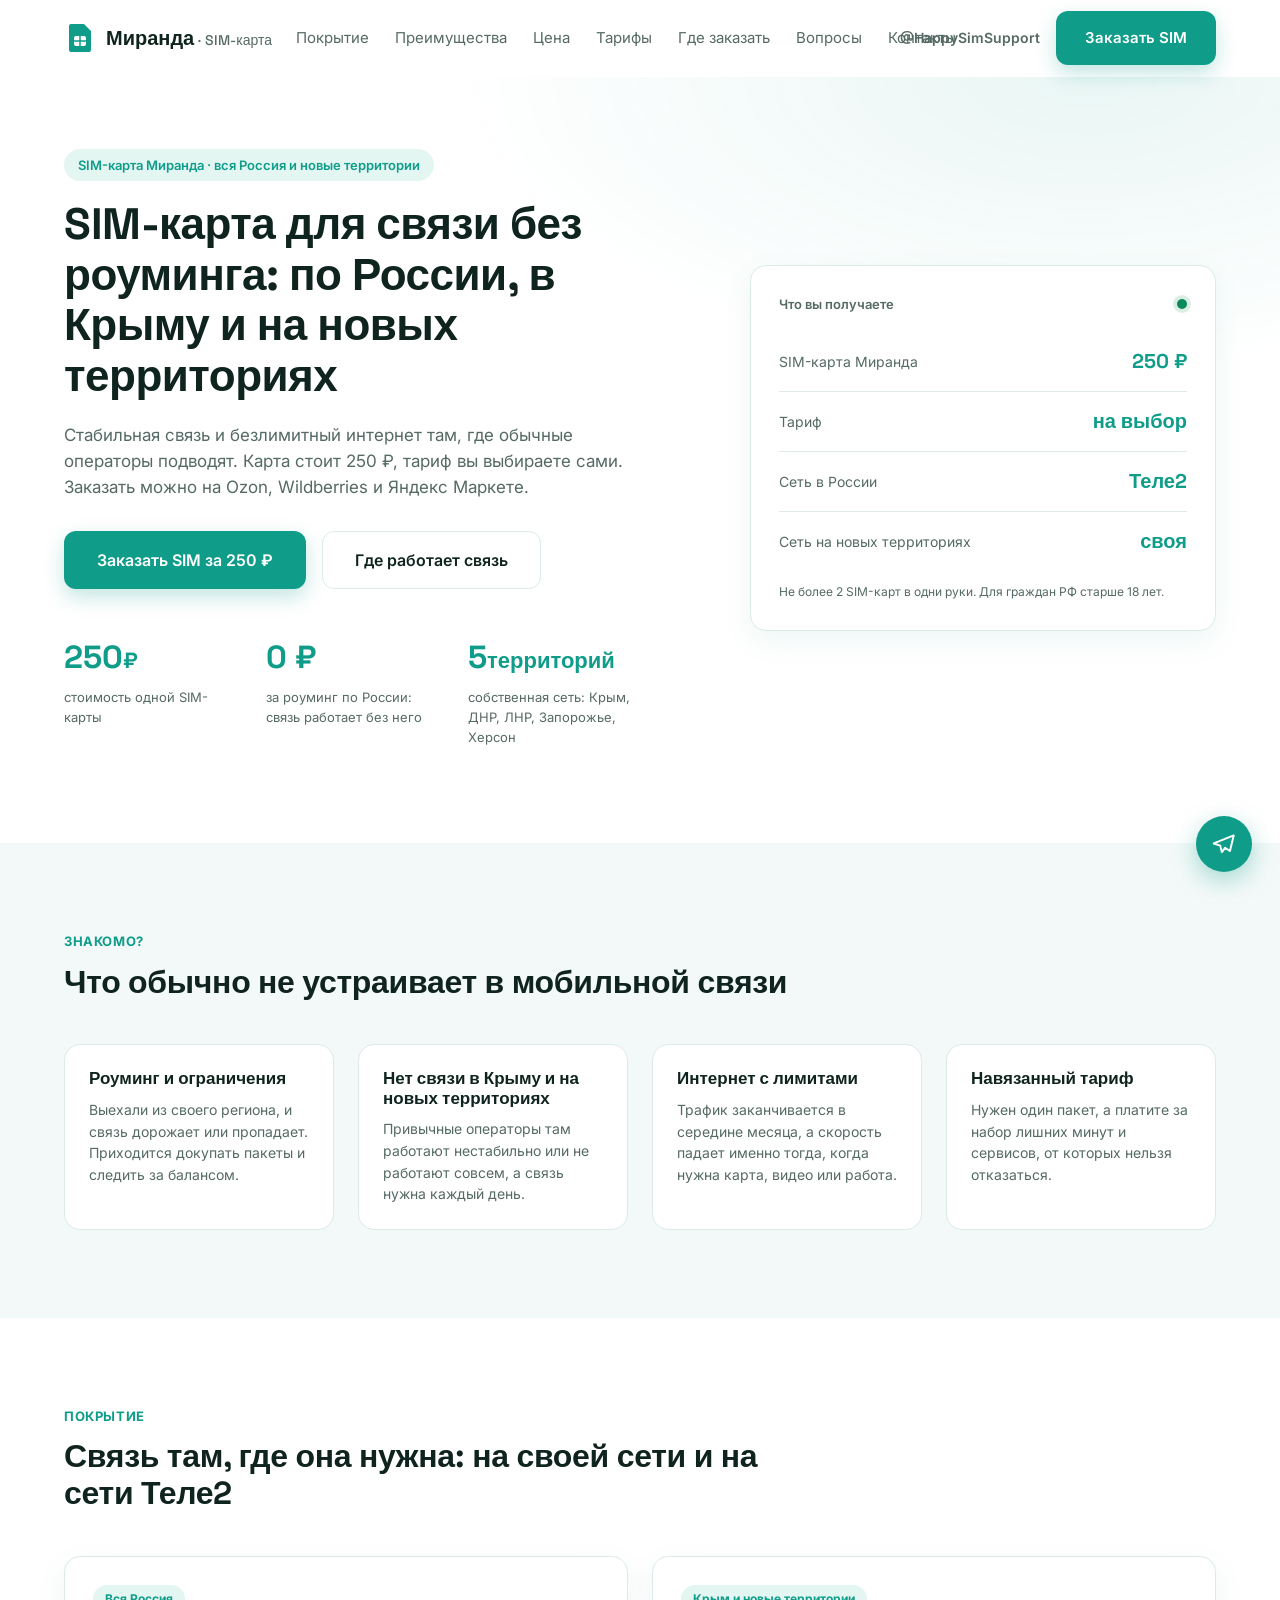
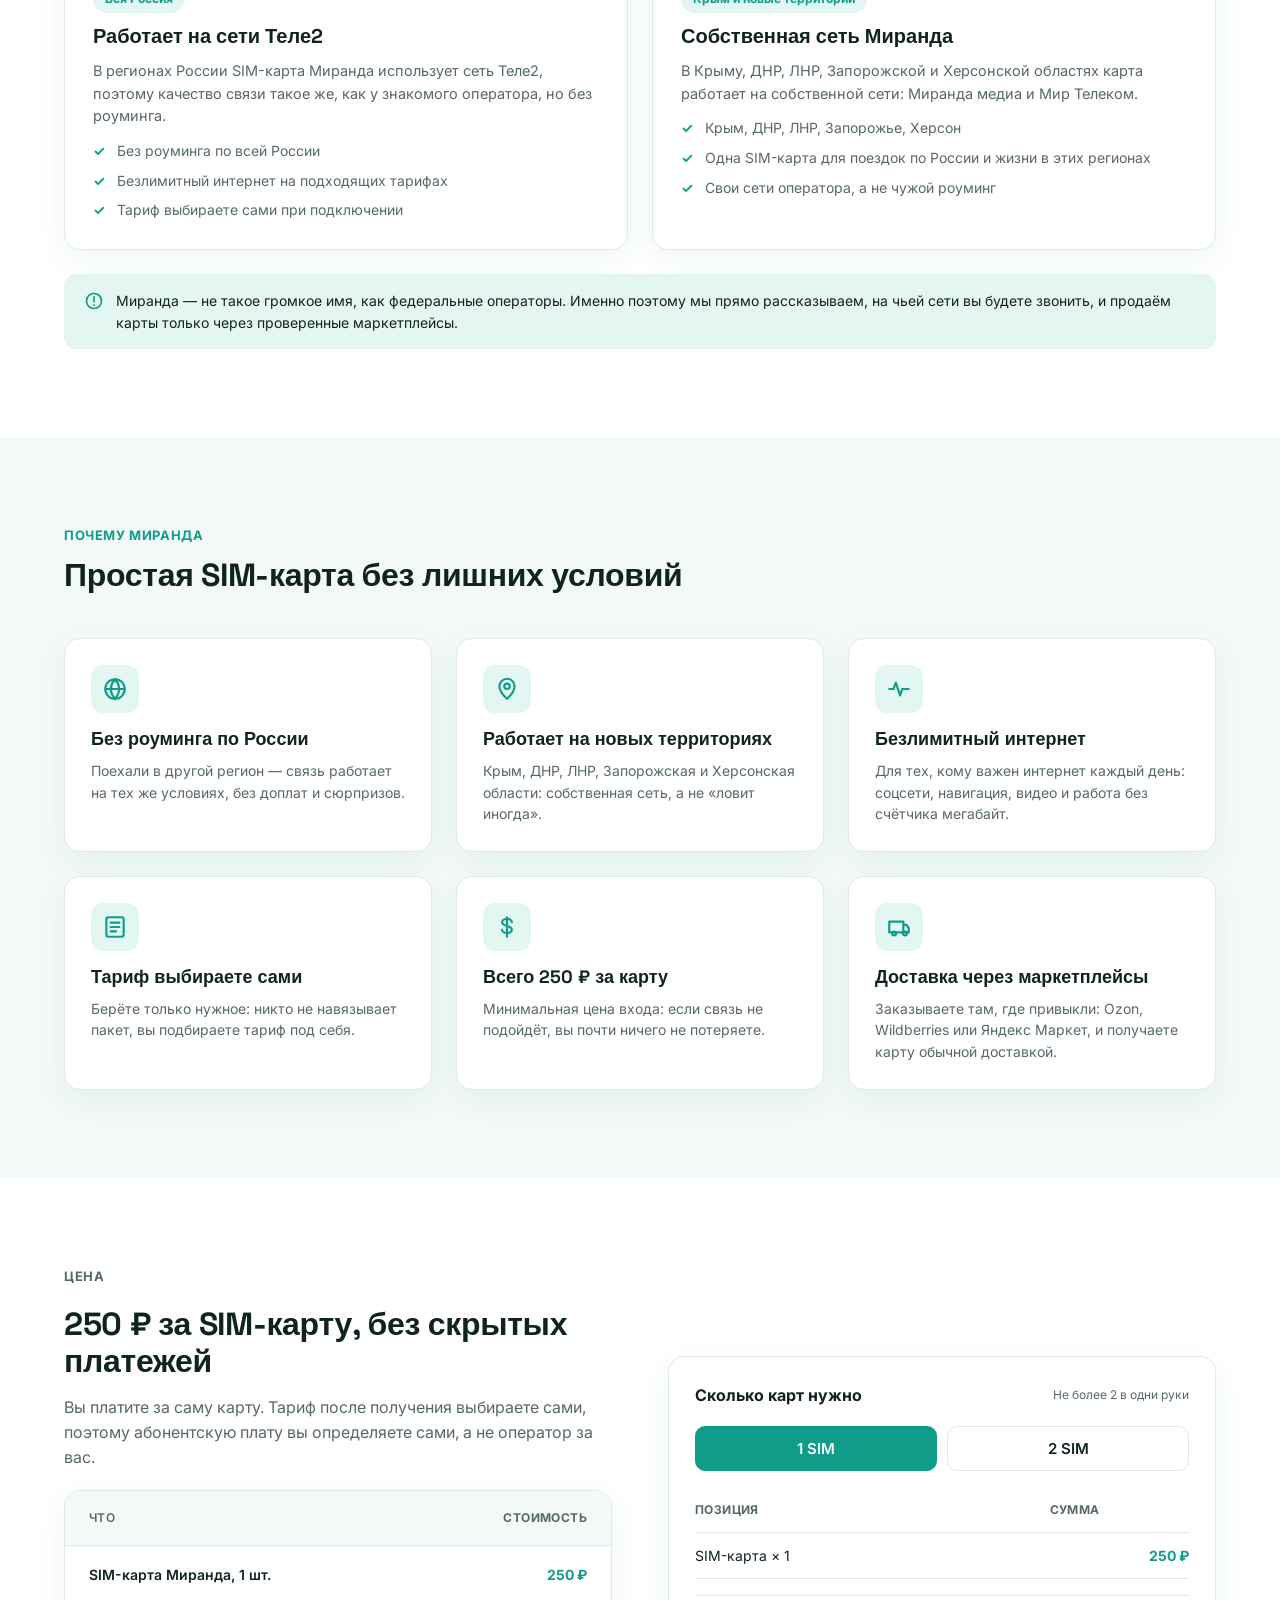
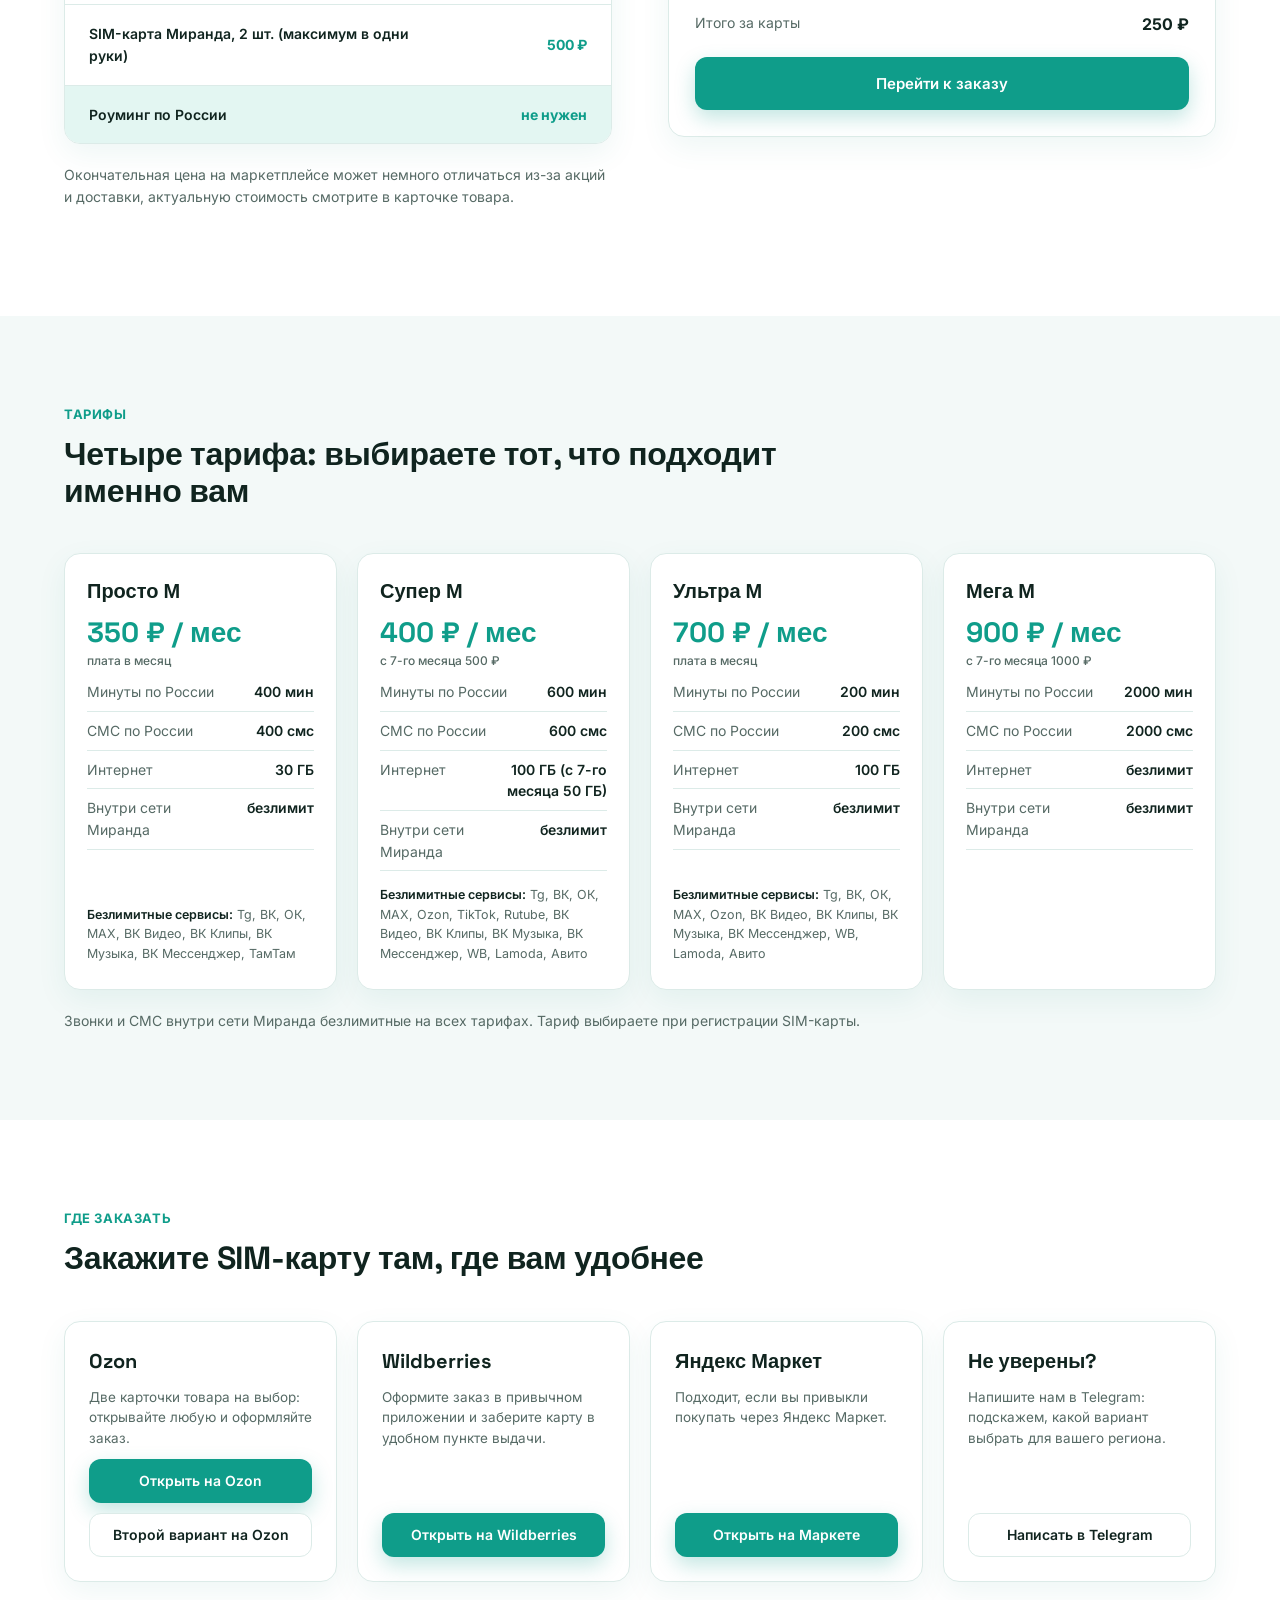
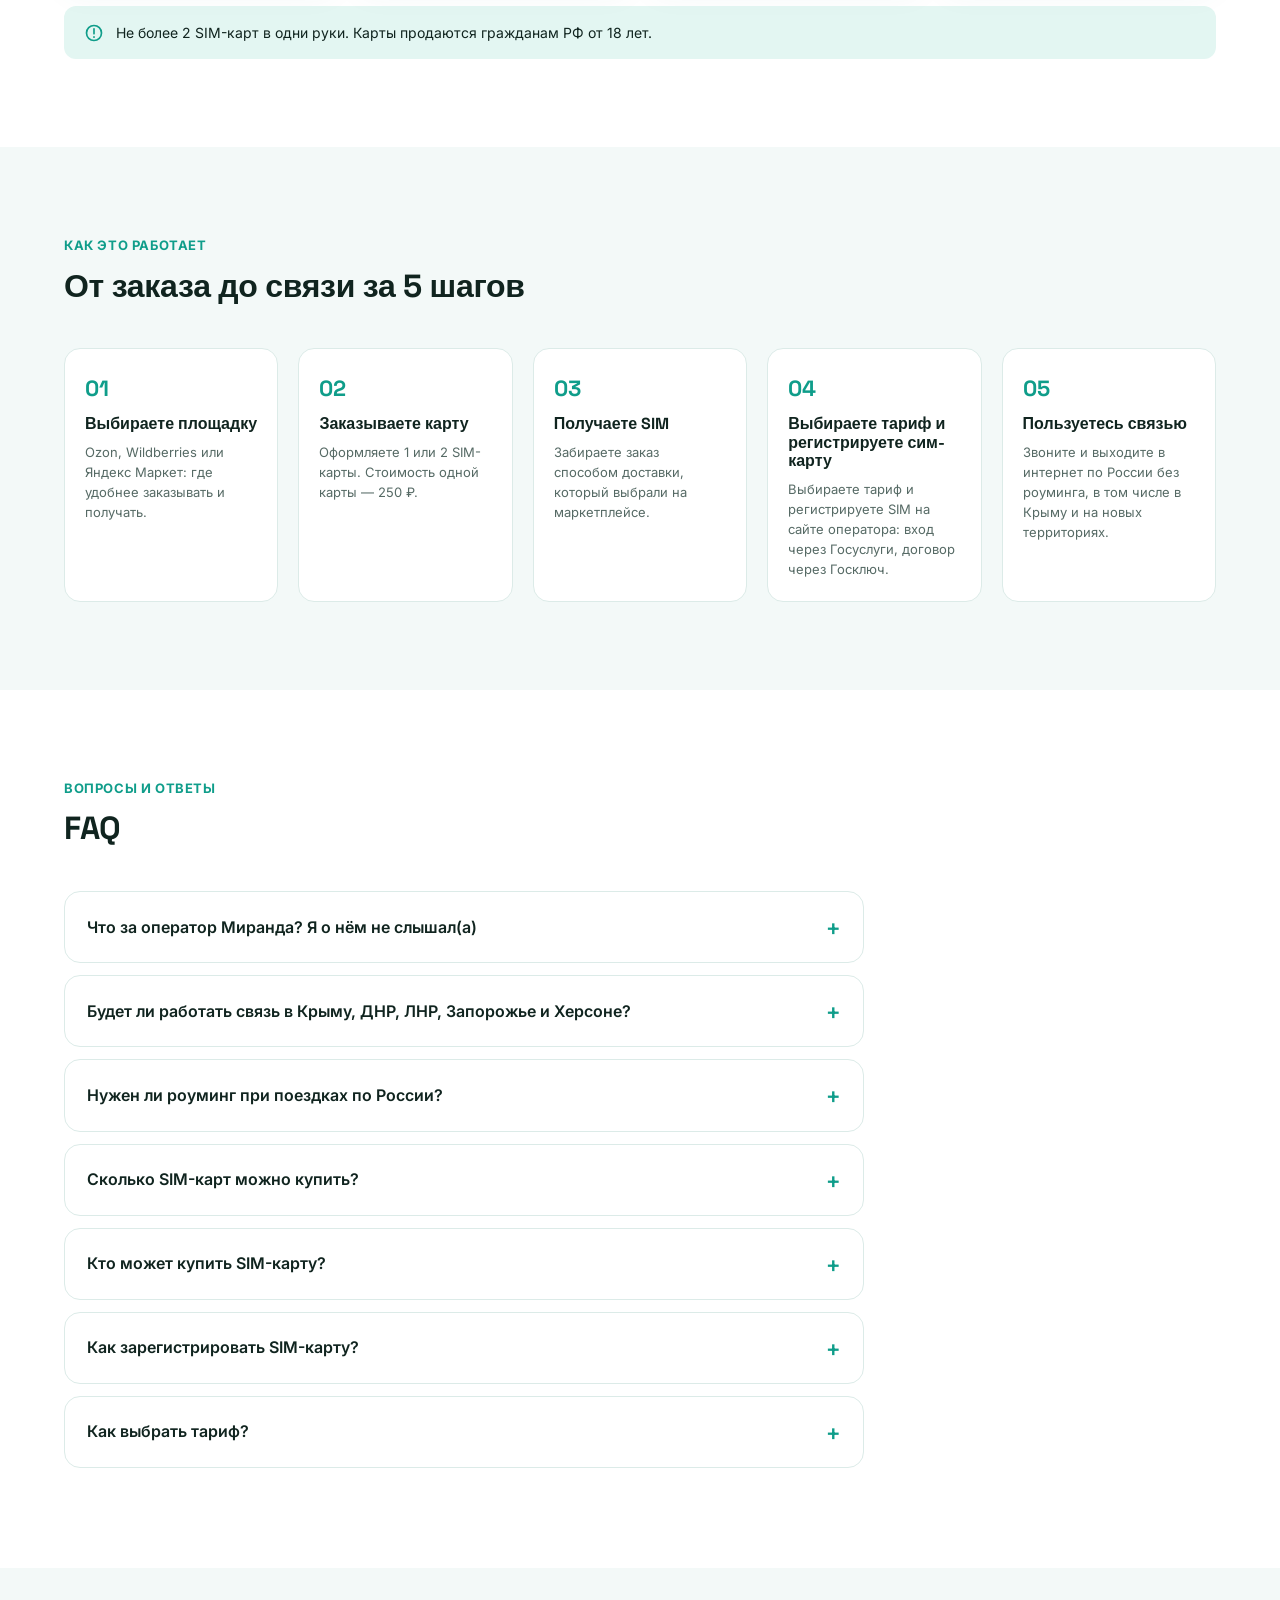
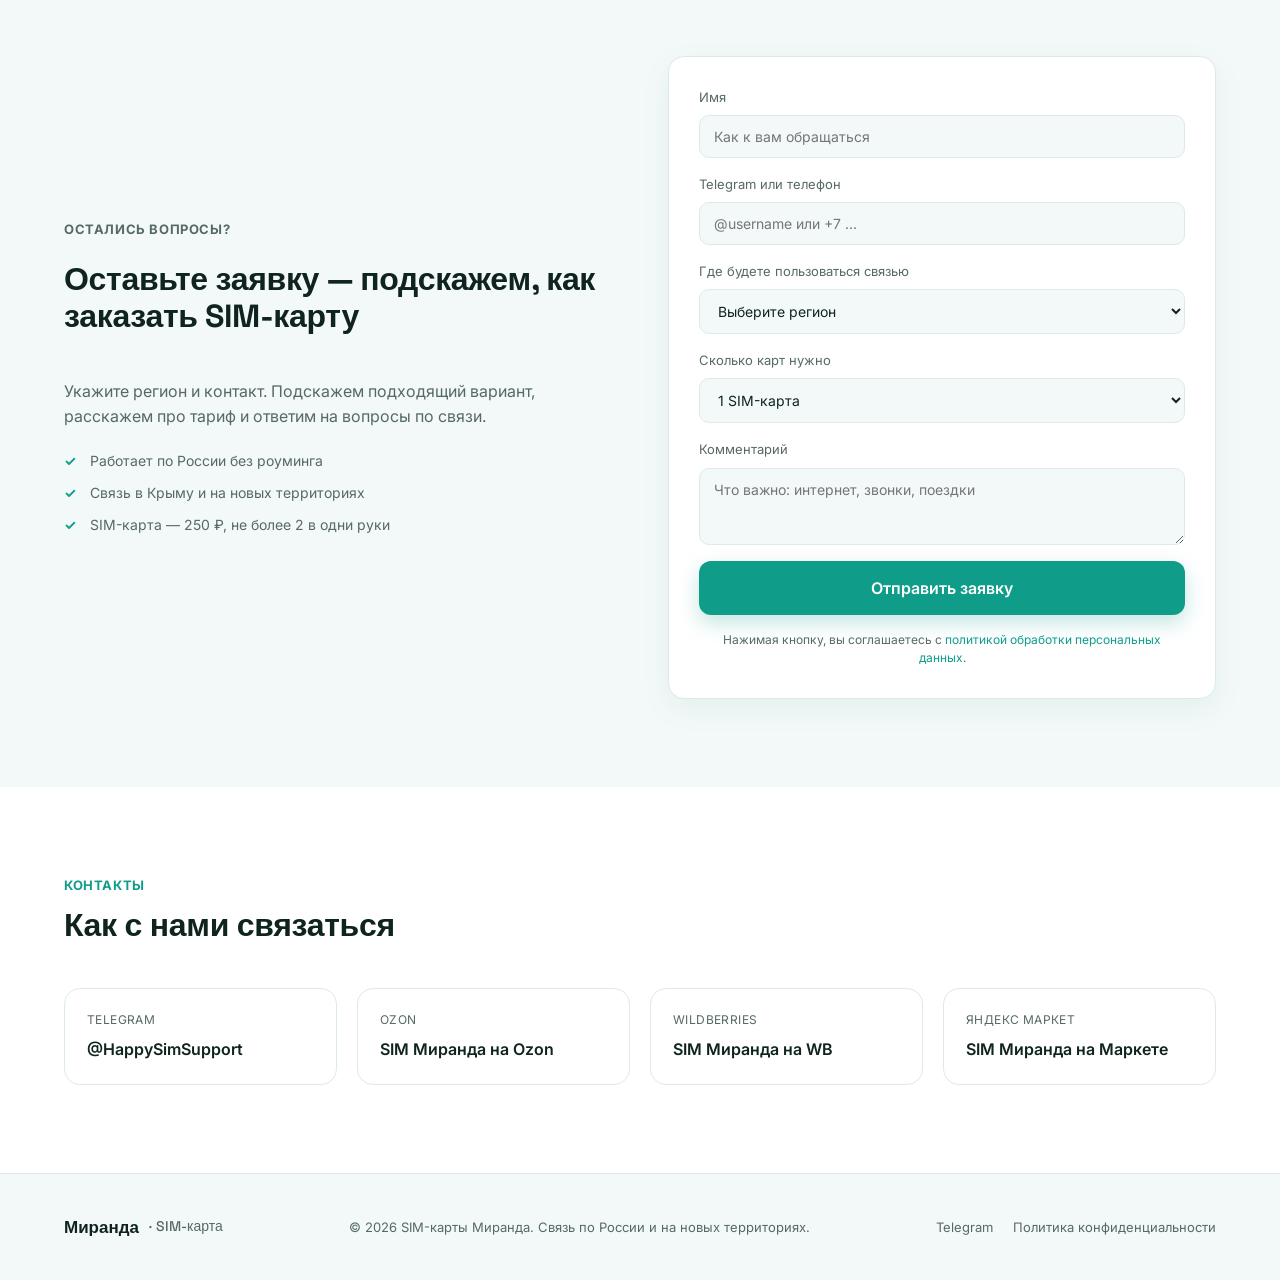
<file: index.html>
<!DOCTYPE html>
<html lang="ru">
<head>
<meta charset="UTF-8">
<meta name="viewport" content="width=device-width, initial-scale=1.0">
<title>SIM-карта Миранда — 250 ₽, связь без роуминга по России, в Крыму и на новых территориях</title>
<meta name="description" content="SIM-карта Миранда за 250 ₽: работает по всей России без роуминга, в Крыму, ДНР, ЛНР, Запорожской и Херсонской областях. Тариф выбираете сами. Заказ на Ozon, Wildberries и Яндекс Маркете.">
<link rel="preconnect" href="https://fonts.googleapis.com">
<link rel="preconnect" href="https://fonts.gstatic.com" crossorigin>
<link href="https://fonts.googleapis.com/css2?family=Inter:wght@400;500;600;700;800&family=Space+Grotesk:wght@500;600;700&display=swap" rel="stylesheet">
<link rel="stylesheet" href="styles.css">
</head>
<body>

<header class="header" id="header">
  <div class="container header__inner">
    <a href="#home" class="logo">
      <svg class="logo__icon" width="32" height="32" viewBox="0 0 32 32" fill="none" aria-hidden="true"><path d="M7 2h13l7 7v19a2 2 0 01-2 2H7a2 2 0 01-2-2V4a2 2 0 012-2z" fill="currentColor"/><rect x="10" y="14" width="12" height="10" rx="2" fill="#fff"/><path d="M10 19h12M16 14v10" stroke="currentColor" stroke-width="1.5"/></svg>
      <span>Миранда<span class="logo__suffix"> · SIM-карта</span></span>
    </a>
    <nav class="nav" id="nav">
      <a href="#coverage">Покрытие</a>
      <a href="#advantages">Преимущества</a>
      <a href="#prices">Цена</a>
      <a href="#tariffs">Тарифы</a>
      <a href="#order">Где заказать</a>
      <a href="#faq">Вопросы</a>
      <a href="#contacts">Контакты</a>
    </nav>
    <div class="header__actions">
      <a href="https://t.me/HappySimSupport" class="header__tg" target="_blank" rel="noopener">@HappySimSupport</a>
      <a href="#order" class="btn btn--primary">Заказать SIM</a>
      <button class="burger" id="burger" aria-label="Меню">
        <span></span><span></span><span></span>
      </button>
    </div>
  </div>
</header>

<main>

  <!-- HERO -->
  <section class="hero" id="home">
    <div class="container hero__inner">
      <div class="hero__content">
        <p class="eyebrow">SIM-карта Миранда · вся Россия и новые территории</p>
        <h1>SIM-карта для связи без роуминга: по России, в Крыму и на новых территориях</h1>
        <p class="hero__lead">Стабильная связь и безлимитный интернет там, где обычные операторы подводят. Карта стоит 250 ₽, тариф вы выбираете сами. Заказать можно на Ozon, Wildberries и Яндекс Маркете.</p>
        <div class="hero__cta">
          <a href="#order" class="btn btn--primary btn--lg">Заказать SIM за 250 ₽</a>
          <a href="#coverage" class="btn btn--ghost btn--lg">Где работает связь</a>
        </div>
        <div class="hero__stats">
          <div class="stat">
            <span class="stat__val"><span class="stat__num" data-target="250">0</span><span class="stat__plus"> ₽</span></span>
            <span class="stat__label">стоимость одной SIM-карты</span>
          </div>
          <div class="stat">
            <span class="stat__val"><span class="stat__num--text">0 ₽</span></span>
            <span class="stat__label">за роуминг по России: связь работает без него</span>
          </div>
          <div class="stat">
            <span class="stat__val"><span class="stat__num" data-target="5">0</span><span class="stat__plus"> территорий</span></span>
            <span class="stat__label">собственная сеть: Крым, ДНР, ЛНР, Запорожье, Херсон</span>
          </div>
        </div>
      </div>
      <div class="hero__card">
        <div class="hero__card-top">
          <span class="hero__card-tag">Что вы получаете</span>
          <span class="hero__card-dot"></span>
        </div>
        <div class="rank-row"><span class="rank-row__label">SIM-карта Миранда</span><span class="rank-row__val">250 ₽</span></div>
        <div class="rank-row"><span class="rank-row__label">Тариф</span><span class="rank-row__val">на выбор</span></div>
        <div class="rank-row"><span class="rank-row__label">Сеть в России</span><span class="rank-row__val">Теле2</span></div>
        <div class="rank-row"><span class="rank-row__label">Сеть на новых территориях</span><span class="rank-row__val">своя</span></div>
        <p class="hero__card-note">Не более 2 SIM-карт в одни руки. Для граждан РФ старше 18 лет.</p>
      </div>
    </div>
  </section>

  <!-- PAINS -->
  <section class="section section--alt" id="pains">
    <div class="container">
      <p class="section__eyebrow">Знакомо?</p>
      <h2 class="section__title">Что обычно не устраивает в мобильной связи</h2>
      <div class="grid grid--4">
        <div class="pain">
          <h3>Роуминг и ограничения</h3>
          <p>Выехали из своего региона, и связь дорожает или пропадает. Приходится докупать пакеты и следить за балансом.</p>
        </div>
        <div class="pain">
          <h3>Нет связи в Крыму и на новых территориях</h3>
          <p>Привычные операторы там работают нестабильно или не работают совсем, а связь нужна каждый день.</p>
        </div>
        <div class="pain">
          <h3>Интернет с лимитами</h3>
          <p>Трафик заканчивается в середине месяца, а скорость падает именно тогда, когда нужна карта, видео или работа.</p>
        </div>
        <div class="pain">
          <h3>Навязанный тариф</h3>
          <p>Нужен один пакет, а платите за набор лишних минут и сервисов, от которых нельзя отказаться.</p>
        </div>
      </div>
    </div>
  </section>

  <!-- COVERAGE -->
  <section class="section" id="coverage">
    <div class="container">
      <p class="section__eyebrow">Покрытие</p>
      <h2 class="section__title">Связь там, где она нужна: на своей сети и на сети Теле2</h2>
      <div class="grid grid--2">
        <div class="net">
          <span class="net__tag">Вся Россия</span>
          <h3>Работает на сети Теле2</h3>
          <p>В регионах России SIM-карта Миранда использует сеть Теле2, поэтому качество связи такое же, как у знакомого оператора, но без роуминга.</p>
          <ul>
            <li>Без роуминга по всей России</li>
            <li>Безлимитный интернет на подходящих тарифах</li>
            <li>Тариф выбираете сами при подключении</li>
          </ul>
        </div>
        <div class="net">
          <span class="net__tag">Крым и новые территории</span>
          <h3>Собственная сеть Миранда</h3>
          <p>В Крыму, ДНР, ЛНР, Запорожской и Херсонской областях карта работает на собственной сети: Миранда медиа и Мир Телеком.</p>
          <ul>
            <li>Крым, ДНР, ЛНР, Запорожье, Херсон</li>
            <li>Одна SIM-карта для поездок по России и жизни в этих регионах</li>
            <li>Свои сети оператора, а не чужой роуминг</li>
          </ul>
        </div>
      </div>
      <div class="limit">
        <svg width="20" height="20" viewBox="0 0 24 24" fill="none" aria-hidden="true"><circle cx="12" cy="12" r="9" stroke="currentColor" stroke-width="2"/><path d="M12 7v6M12 16.5v.5" stroke="currentColor" stroke-width="2" stroke-linecap="round"/></svg>
        <span>Миранда — не такое громкое имя, как федеральные операторы. Именно поэтому мы прямо рассказываем, на чьей сети вы будете звонить, и продаём карты только через проверенные маркетплейсы.</span>
      </div>
    </div>
  </section>

  <!-- ADVANTAGES -->
  <section class="section section--alt" id="advantages">
    <div class="container">
      <p class="section__eyebrow">Почему Миранда</p>
      <h2 class="section__title">Простая SIM-карта без лишних условий</h2>
      <div class="grid grid--3">
        <div class="adv">
          <div class="adv__icon">
            <svg width="26" height="26" viewBox="0 0 24 24" fill="none"><circle cx="12" cy="12" r="9" stroke="currentColor" stroke-width="2"/><path d="M3 12h18M12 3c2.5 2.7 3.8 5.7 3.8 9S14.500 18.300 12 21c-2.500-2.700-3.800-5.700-3.800-9S9.500 5.700 12 3z" stroke="currentColor" stroke-width="2"/></svg>
          </div>
          <h3>Без роуминга по России</h3>
          <p>Поехали в другой регион — связь работает на тех же условиях, без доплат и сюрпризов.</p>
        </div>
        <div class="adv">
          <div class="adv__icon">
            <svg width="26" height="26" viewBox="0 0 24 24" fill="none"><path d="M12 21s-7-6.200-7-11.500a7 7 0 0114 0C19 14.800 12 21 12 21z" stroke="currentColor" stroke-width="2" stroke-linejoin="round"/><circle cx="12" cy="9.500" r="2.500" stroke="currentColor" stroke-width="2"/></svg>
          </div>
          <h3>Работает на новых территориях</h3>
          <p>Крым, ДНР, ЛНР, Запорожская и Херсонская области: собственная сеть, а не «ловит иногда».</p>
        </div>
        <div class="adv">
          <div class="adv__icon">
            <svg width="26" height="26" viewBox="0 0 24 24" fill="none"><path d="M3 12h4l2-6 4 12 2-6h6" stroke="currentColor" stroke-width="2" stroke-linecap="round" stroke-linejoin="round"/></svg>
          </div>
          <h3>Безлимитный интернет</h3>
          <p>Для тех, кому важен интернет каждый день: соцсети, навигация, видео и работа без счётчика мегабайт.</p>
        </div>
        <div class="adv">
          <div class="adv__icon">
            <svg width="26" height="26" viewBox="0 0 24 24" fill="none"><rect x="4" y="3" width="16" height="18" rx="2" stroke="currentColor" stroke-width="2"/><path d="M8 8h8M8 12h8M8 16h5" stroke="currentColor" stroke-width="2" stroke-linecap="round"/></svg>
          </div>
          <h3>Тариф выбираете сами</h3>
          <p>Берёте только нужное: никто не навязывает пакет, вы подбираете тариф под себя.</p>
        </div>
        <div class="adv">
          <div class="adv__icon">
            <svg width="26" height="26" viewBox="0 0 24 24" fill="none"><path d="M12 3v18M16.500 7.500c0-1.700-2-3-4.500-3s-4.500 1.300-4.500 3 2 2.700 4.500 3.500 4.500 1.800 4.500 3.500-2 3-4.500 3-4.500-1.300-4.500-3" stroke="currentColor" stroke-width="2" stroke-linecap="round"/></svg>
          </div>
          <h3>Всего 250 ₽ за карту</h3>
          <p>Минимальная цена входа: если связь не подойдёт, вы почти ничего не потеряете.</p>
        </div>
        <div class="adv">
          <div class="adv__icon">
            <svg width="26" height="26" viewBox="0 0 24 24" fill="none"><path d="M3 7h13v10H3zM16 10h3l2 3v4h-5z" stroke="currentColor" stroke-width="2" stroke-linejoin="round"/><circle cx="7.500" cy="18" r="1.800" stroke="currentColor" stroke-width="2"/><circle cx="17.500" cy="18" r="1.800" stroke="currentColor" stroke-width="2"/></svg>
          </div>
          <h3>Доставка через маркетплейсы</h3>
          <p>Заказываете там, где привыкли: Ozon, Wildberries или Яндекс Маркет, и получаете карту обычной доставкой.</p>
        </div>
      </div>
    </div>
  </section>

  <!-- PRICES -->
  <section class="section" id="prices">
    <div class="container result">
      <div>
        <p class="section__eyebrow">Цена</p>
        <h2 class="section__title" style="margin-bottom:16px">250 ₽ за SIM-карту, без скрытых платежей</h2>
        <p>Вы платите за саму карту. Тариф после получения выбираете сами, поэтому абонентскую плату вы определяете сами, а не оператор за вас.</p>
        <div class="price-table" style="margin-bottom:20px">
          <div class="price-row price-row--head"><span>Что</span><span>Стоимость</span></div>
          <div class="price-row"><span>SIM-карта Миранда, 1 шт.</span><span>250 ₽</span></div>
          <div class="price-row"><span>SIM-карта Миранда, 2 шт. (максимум в одни руки)</span><span>500 ₽</span></div>
          <div class="price-row price-row--highlight"><span>Роуминг по России</span><span>не нужен</span></div>
        </div>
        <p class="price-note">Окончательная цена на маркетплейсе может немного отличаться из-за акций и доставки, актуальную стоимость смотрите в карточке товара.</p>
      </div>
      <div class="wtable">
        <div class="wtable__top">
          <b>Сколько карт нужно</b>
          <span class="wtable__chip">Не более 2 в одни руки</span>
        </div>
        <div class="qty" id="qty">
          <button type="button" data-q="1" class="is-on">1 SIM</button>
          <button type="button" data-q="2">2 SIM</button>
        </div>
        <div class="wtable__row wtable__row--head"><span>Позиция</span><span></span><span>Сумма</span></div>
        <div class="wtable__row"><span id="qtyLabel">SIM-карта × 1</span><span></span><span class="wtable__delta" id="qtySum">250 ₽</span></div>
        <div class="wtable__sum"><span>Итого за карты</span><strong id="qtyTotal">250 ₽</strong></div>
        <a href="#order" class="btn btn--primary btn--block" style="margin-top:20px">Перейти к заказу</a>
      </div>
    </div>
  </section>

  <!-- TARIFFS -->
  <section class="section section--alt" id="tariffs">
    <div class="container">
      <p class="section__eyebrow">Тарифы</p>
      <h2 class="section__title">Четыре тарифа: выбираете тот, что подходит именно вам</h2>
      <div class="tariffs">
        <div class="tariff">
          <h3>Просто М</h3>
          <div class="tariff__price">350 ₽ / мес<small>плата в месяц</small></div>
          <ul>
            <li><span>Минуты по России</span><span>400 мин</span></li>
            <li><span>СМС по России</span><span>400 смс</span></li>
            <li><span>Интернет</span><span>30 ГБ</span></li>
            <li><span>Внутри сети Миранда</span><span>безлимит</span></li>
          </ul>
          <p class="tariff__apps"><b>Безлимитные сервисы:</b> Tg, ВК, ОК, MAX, ВК Видео, ВК Клипы, ВК Музыка, ВК Мессенджер, ТамТам</p>
        </div>
        <div class="tariff">
          <h3>Супер М</h3>
          <div class="tariff__price">400 ₽ / мес<small>с 7-го месяца 500 ₽</small></div>
          <ul>
            <li><span>Минуты по России</span><span>600 мин</span></li>
            <li><span>СМС по России</span><span>600 смс</span></li>
            <li><span>Интернет</span><span>100 ГБ (с 7-го месяца 50 ГБ)</span></li>
            <li><span>Внутри сети Миранда</span><span>безлимит</span></li>
          </ul>
          <p class="tariff__apps"><b>Безлимитные сервисы:</b> Tg, ВК, ОК, MAX, Ozon, TikTok, Rutube, ВК Видео, ВК Клипы, ВК Музыка, ВК Мессенджер, WB, Lamoda, Авито</p>
        </div>
        <div class="tariff">
          <h3>Ультра М</h3>
          <div class="tariff__price">700 ₽ / мес<small>плата в месяц</small></div>
          <ul>
            <li><span>Минуты по России</span><span>200 мин</span></li>
            <li><span>СМС по России</span><span>200 смс</span></li>
            <li><span>Интернет</span><span>100 ГБ</span></li>
            <li><span>Внутри сети Миранда</span><span>безлимит</span></li>
          </ul>
          <p class="tariff__apps"><b>Безлимитные сервисы:</b> Tg, ВК, ОК, MAX, Ozon, ВК Видео, ВК Клипы, ВК Музыка, ВК Мессенджер, WB, Lamoda, Авито</p>
        </div>
        <div class="tariff">
          <h3>Мега М</h3>
          <div class="tariff__price">900 ₽ / мес<small>с 7-го месяца 1000 ₽</small></div>
          <ul>
            <li><span>Минуты по России</span><span>2000 мин</span></li>
            <li><span>СМС по России</span><span>2000 смс</span></li>
            <li><span>Интернет</span><span>безлимит</span></li>
            <li><span>Внутри сети Миранда</span><span>безлимит</span></li>
          </ul>
        </div>
      </div>
      <p class="price-note" style="margin-top:20px">Звонки и СМС внутри сети Миранда безлимитные на всех тарифах. Тариф выбираете при регистрации SIM-карты.</p>
    </div>
  </section>

  <!-- ORDER -->
  <section class="section" id="order">
    <div class="container">
      <p class="section__eyebrow">Где заказать</p>
      <h2 class="section__title">Закажите SIM-карту там, где вам удобнее</h2>
      <div class="markets">
        <div class="market">
          <span class="market__name">Ozon</span>
          <p>Две карточки товара на выбор: открывайте любую и оформляйте заказ.</p>
          <a href="https://www.ozon.ru/product/sim-karta-miranda-3525319256/?_bctx=CAQQ39IR&amp;at=1qam1NKAMAFebcHQBEXDwhZt_a1XIPN-&amp;hs=1&amp;sh=4GCfGAjV5A" class="btn btn--primary btn--block btn--sm" target="_blank" rel="noopener">Открыть на Ozon</a>
          <a href="https://www.ozon.ru/product/sim-karta-miranda-2123709437/?_bctx=CAQQ39IR&amp;at=1qam1VuXxth9lbpheuyc1mI0ijPS_dCm&amp;hs=1&amp;sh=4GCfGCoNNw" class="btn btn--ghost btn--block btn--sm" target="_blank" rel="noopener">Второй вариант на Ozon</a>
        </div>
        <div class="market">
          <span class="market__name">Wildberries</span>
          <p>Оформите заказ в привычном приложении и заберите карту в удобном пункте выдачи.</p>
          <a href="https://www.wildberries.ru/catalog/189981557/detail.aspx" class="btn btn--primary btn--block btn--sm" target="_blank" rel="noopener">Открыть на Wildberries</a>
        </div>
        <div class="market">
          <span class="market__name">Яндекс Маркет</span>
          <p>Подходит, если вы привыкли покупать через Яндекс Маркет.</p>
          <a href="https://market.yandex.ru/card/sim-karta-miranda/6176003687" class="btn btn--primary btn--block btn--sm" target="_blank" rel="noopener">Открыть на Маркете</a>
        </div>
        <div class="market">
          <span class="market__name">Не уверены?</span>
          <p>Напишите нам в Telegram: подскажем, какой вариант выбрать для вашего региона.</p>
          <a href="https://t.me/HappySimSupport" class="btn btn--ghost btn--block btn--sm" target="_blank" rel="noopener">Написать в Telegram</a>
        </div>
      </div>
      <div class="limit">
        <svg width="20" height="20" viewBox="0 0 24 24" fill="none" aria-hidden="true"><circle cx="12" cy="12" r="9" stroke="currentColor" stroke-width="2"/><path d="M12 7v6M12 16.500v.5" stroke="currentColor" stroke-width="2" stroke-linecap="round"/></svg>
        <span>Не более 2 SIM-карт в одни руки. Карты продаются гражданам РФ от 18 лет.</span>
      </div>
    </div>
  </section>

  <!-- PROCESS -->
  <section class="section section--alt" id="process">
    <div class="container">
      <p class="section__eyebrow">Как это работает</p>
      <h2 class="section__title">От заказа до связи за 5 шагов</h2>
      <div class="steps">
        <div class="step">
          <span class="step__num">01</span>
          <h3>Выбираете площадку</h3>
          <p>Ozon, Wildberries или Яндекс Маркет: где удобнее заказывать и получать.</p>
        </div>
        <div class="step">
          <span class="step__num">02</span>
          <h3>Заказываете карту</h3>
          <p>Оформляете 1 или 2 SIM-карты. Стоимость одной карты — 250 ₽.</p>
        </div>
        <div class="step">
          <span class="step__num">03</span>
          <h3>Получаете SIM</h3>
          <p>Забираете заказ способом доставки, который выбрали на маркетплейсе.</p>
        </div>
        <div class="step">
          <span class="step__num">04</span>
          <h3>Выбираете тариф и регистрируете сим-карту</h3>
          <p>Выбираете тариф и регистрируете SIM на сайте оператора: вход через Госуслуги, договор через Госключ.</p>
        </div>
        <div class="step">
          <span class="step__num">05</span>
          <h3>Пользуетесь связью</h3>
          <p>Звоните и выходите в интернет по России без роуминга, в том числе в Крыму и на новых территориях.</p>
        </div>
      </div>
    </div>
  </section>

  <!-- FAQ -->
  <section class="section" id="faq">
    <div class="container">
      <p class="section__eyebrow">Вопросы и ответы</p>
      <h2 class="section__title">FAQ</h2>
      <div class="faq">
        <details class="faq__item">
          <summary>Что за оператор Миранда? Я о нём не слышал(а)</summary>
          <p>Миранда — не такой известный бренд, как федеральные операторы, поэтому мы сразу говорим, как всё устроено: в регионах России карта работает на сети Теле2, а в Крыму и на новых территориях — на собственной сети Миранда медиа и Мир Телеком.</p>
        </details>
        <details class="faq__item">
          <summary>Будет ли работать связь в Крыму, ДНР, ЛНР, Запорожье и Херсоне?</summary>
          <p>Да, это одно из главных преимуществ: на новых территориях карта работает на собственной сети оператора, а не «ловит» чужую. Один номер подходит и для поездок по России, и для жизни в этих регионах.</p>
        </details>
        <details class="faq__item">
          <summary>Нужен ли роуминг при поездках по России?</summary>
          <p>Нет. Карта работает по России без роуминга и ограничений по регионам.</p>
        </details>
        <details class="faq__item">
          <summary>Сколько SIM-карт можно купить?</summary>
          <p>Одну или две в одни руки. Это ограничение сознательное: мы продаём карты для личного использования, а не для перепродажи.</p>
        </details>
        <details class="faq__item">
          <summary>Кто может купить SIM-карту?</summary>
          <p>Граждане РФ старше 18 лет. Карта оформляется для личного использования.</p>
        </details>
        <details class="faq__item">
          <summary>Как зарегистрировать SIM-карту?</summary>
          <p>Регистрация самостоятельная, для граждан РФ от 18 лет:</p>
          <ol class="reg-steps">
            <li>Откройте miranda-media.ru/simid или отсканируйте QR-код из комплекта с картой и нажмите «Начать».</li>
            <li>Введите серийный номер (ICCID, он под штрихкодом) и нажмите «Далее».</li>
            <li>Перейдите к выбору тарифа.</li>
            <li>Войдите через Госуслуги для подтверждения личности и подпишите договор через Госключ.</li>
            <li>Пополните баланс на последнем этапе регистрации.</li>
          </ol>
        </details>
        <details class="faq__item">
          <summary>Как выбрать тариф?</summary>
          <p>Тариф вы выбираете сами при регистрации карты: от 350 ₽ в месяц (Просто М) до безлимитного интернета (Мега М). Подробности — в разделе «Тарифы». Если сомневаетесь, напишите нам в Telegram, и мы подскажем.</p>
        </details>
      </div>
    </div>
  </section>

  <!-- FORM -->
  <section class="section section--alt" id="form">
    <div class="container form-section">
      <div class="form-section__text">
        <p class="section__eyebrow">Остались вопросы?</p>
        <h2 class="section__title">Оставьте заявку — подскажем, как заказать SIM-карту</h2>
        <p>Укажите регион и контакт. Подскажем подходящий вариант, расскажем про тариф и ответим на вопросы по связи.</p>
        <ul class="form-section__list">
          <li>Работает по России без роуминга</li>
          <li>Связь в Крыму и на новых территориях</li>
          <li>SIM-карта — 250 ₽, не более 2 в одни руки</li>
        </ul>
      </div>
      <form class="form" id="leadForm">
        <input type="text" name="_gotcha" style="display:none" tabindex="-1" autocomplete="off">
        <label>
          Имя
          <input type="text" name="name" placeholder="Как к вам обращаться" required>
        </label>
        <label>
          Telegram или телефон
          <input type="text" name="contact" placeholder="@username или +7 ..." required>
        </label>
        <label>
          Где будете пользоваться связью
          <select name="region">
            <option value="">Выберите регион</option>
            <option>По России (регионы)</option>
            <option>Крым</option>
            <option>ДНР</option>
            <option>ЛНР</option>
            <option>Запорожская область</option>
            <option>Херсонская область</option>
          </select>
        </label>
        <label>
          Сколько карт нужно
          <select name="qty">
            <option>1 SIM-карта</option>
            <option>2 SIM-карты</option>
          </select>
        </label>
        <label>
          Комментарий
          <textarea name="comment" rows="3" placeholder="Что важно: интернет, звонки, поездки"></textarea>
        </label>
        <button type="submit" class="btn btn--primary btn--lg btn--block">Отправить заявку</button>
        <p class="form__note">Нажимая кнопку, вы соглашаетесь с <a href="privacy.html">политикой обработки персональных данных</a>.</p>
      </form>
    </div>
  </section>

  <!-- CONTACTS -->
  <section class="section" id="contacts">
    <div class="container">
      <p class="section__eyebrow">Контакты</p>
      <h2 class="section__title">Как с нами связаться</h2>
      <div class="contacts">
        <div class="contact-card">
          <span class="contact-card__label">Telegram</span>
          <a href="https://t.me/HappySimSupport" target="_blank" rel="noopener">@HappySimSupport</a>
        </div>
        <div class="contact-card">
          <span class="contact-card__label">Ozon</span>
          <a href="https://www.ozon.ru/product/sim-karta-miranda-3525319256/?_bctx=CAQQ39IR&amp;at=1qam1NKAMAFebcHQBEXDwhZt_a1XIPN-&amp;hs=1&amp;sh=4GCfGAjV5A" target="_blank" rel="noopener">SIM Миранда на Ozon</a>
        </div>
        <div class="contact-card">
          <span class="contact-card__label">Wildberries</span>
          <a href="https://www.wildberries.ru/catalog/189981557/detail.aspx" target="_blank" rel="noopener">SIM Миранда на WB</a>
        </div>
        <div class="contact-card">
          <span class="contact-card__label">Яндекс Маркет</span>
          <a href="https://market.yandex.ru/card/sim-karta-miranda/6176003687" target="_blank" rel="noopener">SIM Миранда на Маркете</a>
        </div>
      </div>
    </div>
  </section>

</main>

<footer class="footer">
  <div class="container footer__inner">
    <a href="#home" class="logo logo--footer">Миранда <span class="logo__suffix">· SIM-карта</span></a>
    <p>© <span id="year"></span> SIM-карты Миранда. Связь по России и на новых территориях.</p>
    <div class="footer__links">
      <a href="https://t.me/HappySimSupport" target="_blank" rel="noopener">Telegram</a>
      <a href="privacy.html" class="footer__policy">Политика конфиденциальности</a>
    </div>
  </div>
</footer>

<a href="https://t.me/HappySimSupport" class="fab" target="_blank" rel="noopener" aria-label="Написать в Telegram">
  <svg viewBox="0 0 24 24" fill="none"><path d="M21 4L2.5 11.5l6 2 1.5 6 3-4 4.5 3L21 4z" stroke="currentColor" stroke-width="1.8" stroke-linejoin="round"/></svg>
</a>

<script src="script.js"></script>
</body>
</html>
</file>
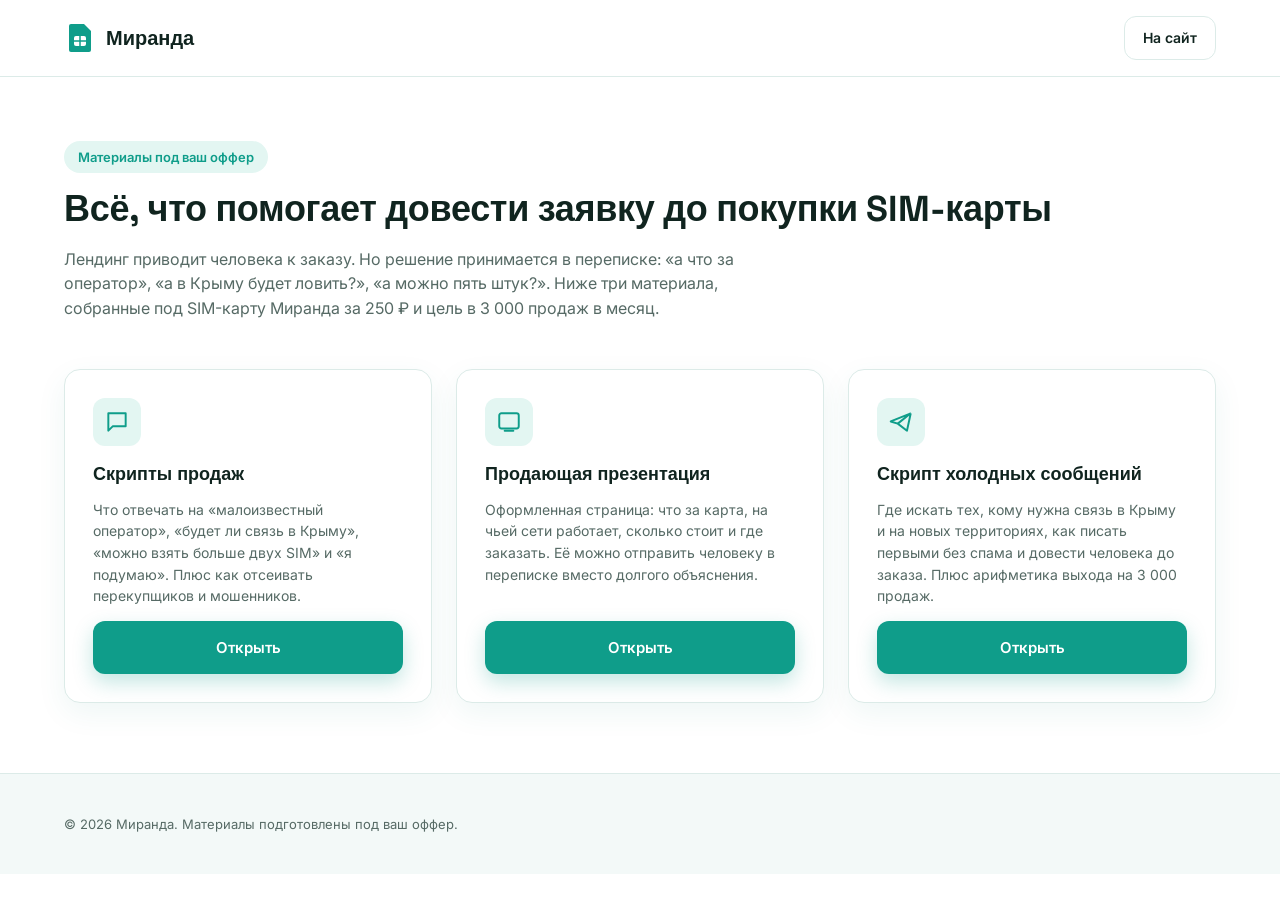
<file: materials.html>
<!DOCTYPE html>
<html lang="ru">
<head>
<meta charset="UTF-8">
<meta name="viewport" content="width=device-width, initial-scale=1.0">
<title>Материалы под ваш оффер — Миранда</title>
<link rel="preconnect" href="https://fonts.googleapis.com">
<link rel="preconnect" href="https://fonts.gstatic.com" crossorigin>
<link href="https://fonts.googleapis.com/css2?family=Inter:wght@400;500;600;700;800&family=Space+Grotesk:wght@500;600;700&display=swap" rel="stylesheet">
<link rel="stylesheet" href="styles.css">
</head>
<body>

<header class="doc-header">
  <div class="container doc-bar">
    <a href="index.html" class="logo">
      <svg class="logo__icon" width="32" height="32" viewBox="0 0 32 32" fill="none" aria-hidden="true"><path d="M7 2h13l7 7v19a2 2 0 01-2 2H7a2 2 0 01-2-2V4a2 2 0 012-2z" fill="currentColor"/><rect x="10" y="14" width="12" height="10" rx="2" fill="#fff"/><path d="M10 19h12M16 14v10" stroke="currentColor" stroke-width="1.5"/></svg>
      <span>Миранда</span>
    </a>
    <div class="doc-bar__actions">
      <a href="index.html" class="btn btn--ghost btn--sm">На сайт</a>
    </div>
  </div>
</header>

<main class="container doc-hero">
  <span class="tag">Материалы под ваш оффер</span>
  <h1>Всё, что помогает довести заявку до покупки SIM-карты</h1>
  <p>Лендинг приводит человека к заказу. Но решение принимается в переписке: «а что за оператор», «а в Крыму будет ловить?», «а можно пять штук?». Ниже три материала, собранные под SIM-карту Миранда за 250 ₽ и цель в 3 000 продаж в месяц.</p>
</main>

<section class="container doc-section">
  <div class="material-grid">
    <div class="material-card">
      <div class="material-card__icon"><svg width="26" height="26" viewBox="0 0 24 24" fill="none"><path d="M4 4H20V16H8L4 20V4Z" stroke="currentColor" stroke-width="1.8" stroke-linejoin="round"/></svg></div>
      <h3>Скрипты продаж</h3>
      <p>Что отвечать на «малоизвестный оператор», «будет ли связь в Крыму», «можно взять больше двух SIM» и «я подумаю». Плюс как отсеивать перекупщиков и мошенников.</p>
      <a href="scripts.html" class="btn btn--primary btn--block">Открыть</a>
    </div>
    <div class="material-card">
      <div class="material-card__icon"><svg width="26" height="26" viewBox="0 0 24 24" fill="none"><rect x="3" y="4" width="18" height="14" rx="2" stroke="currentColor" stroke-width="1.8"/><path d="M8 20H16" stroke="currentColor" stroke-width="1.8" stroke-linecap="round"/></svg></div>
      <h3>Продающая презентация</h3>
      <p>Оформленная страница: что за карта, на чьей сети работает, сколько стоит и где заказать. Её можно отправить человеку в переписке вместо долгого объяснения.</p>
      <a href="presentation.html" class="btn btn--primary btn--block">Открыть</a>
    </div>
    <div class="material-card">
      <div class="material-card__icon"><svg width="26" height="26" viewBox="0 0 24 24" fill="none"><path d="M21 4L2.5 11.5L9 13.5M21 4L17.5 20L9 13.5M21 4L9 13.5" stroke="currentColor" stroke-width="1.8" stroke-linejoin="round"/></svg></div>
      <h3>Скрипт холодных сообщений</h3>
      <p>Где искать тех, кому нужна связь в Крыму и на новых территориях, как писать первыми без спама и довести человека до заказа. Плюс арифметика выхода на 3 000 продаж.</p>
      <a href="outreach.html" class="btn btn--primary btn--block">Открыть</a>
    </div>
  </div>
</section>

<footer class="footer">
  <div class="container footer__bottom">
    <span>© <span id="year"></span> Миранда. Материалы подготовлены под ваш оффер.</span>
  </div>
</footer>

<script>document.getElementById('year').textContent = new Date().getFullYear();</script>
</body>
</html>
</file>
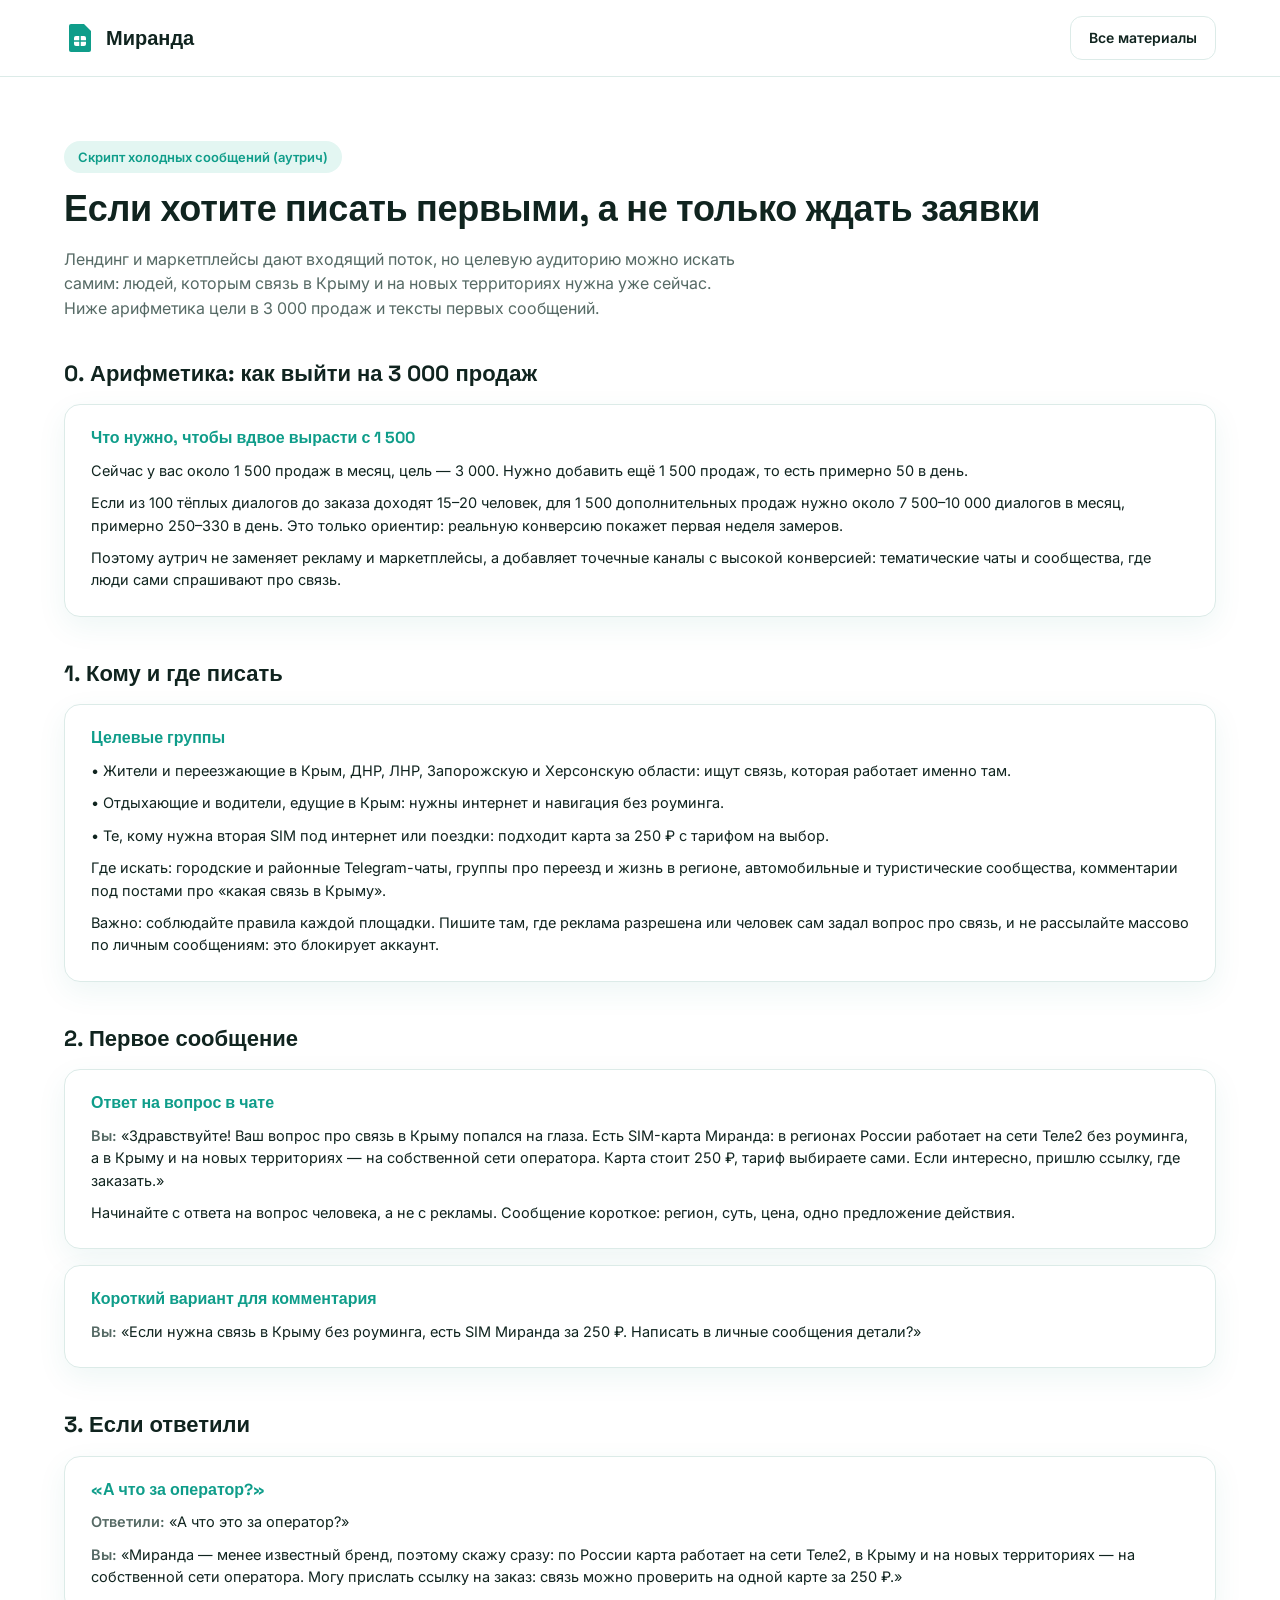
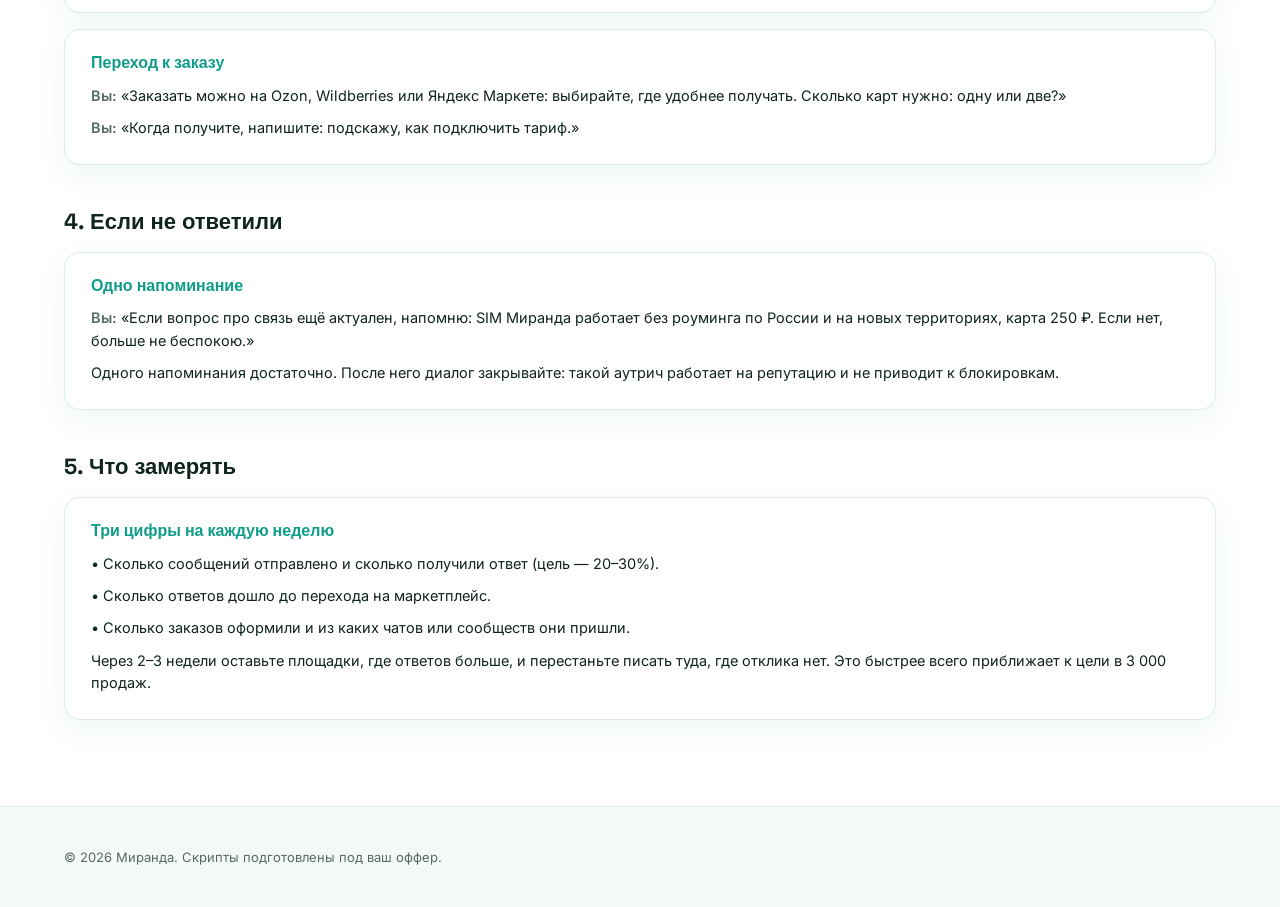
<file: outreach.html>
<!DOCTYPE html>
<html lang="ru">
<head>
<meta charset="UTF-8">
<meta name="viewport" content="width=device-width, initial-scale=1.0">
<title>Скрипт холодных сообщений — Миранда</title>
<link rel="preconnect" href="https://fonts.googleapis.com">
<link rel="preconnect" href="https://fonts.gstatic.com" crossorigin>
<link href="https://fonts.googleapis.com/css2?family=Inter:wght@400;500;600;700;800&family=Space+Grotesk:wght@500;600;700&display=swap" rel="stylesheet">
<link rel="stylesheet" href="styles.css">
</head>
<body>

<header class="doc-header">
  <div class="container doc-bar">
    <a href="index.html" class="logo">
      <svg class="logo__icon" width="32" height="32" viewBox="0 0 32 32" fill="none" aria-hidden="true"><path d="M7 2h13l7 7v19a2 2 0 01-2 2H7a2 2 0 01-2-2V4a2 2 0 012-2z" fill="currentColor"/><rect x="10" y="14" width="12" height="10" rx="2" fill="#fff"/><path d="M10 19h12M16 14v10" stroke="currentColor" stroke-width="1.5"/></svg>
      <span>Миранда</span>
    </a>
    <div class="doc-bar__actions">
      <a href="materials.html" class="btn btn--ghost btn--sm">Все материалы</a>
    </div>
  </div>
</header>

<main class="container doc-hero">
  <span class="tag">Скрипт холодных сообщений (аутрич)</span>
  <h1>Если хотите писать первыми, а не только ждать заявки</h1>
  <p>Лендинг и маркетплейсы дают входящий поток, но целевую аудиторию можно искать самим: людей, которым связь в Крыму и на новых территориях нужна уже сейчас. Ниже арифметика цели в 3 000 продаж и тексты первых сообщений.</p>
</main>

<section class="container doc-section">
  <h2>0. Арифметика: как выйти на 3 000 продаж</h2>
  <div class="script-block">
    <h3>Что нужно, чтобы вдвое вырасти с 1 500</h3>
    <p>Сейчас у вас около 1 500 продаж в месяц, цель — 3 000. Нужно добавить ещё 1 500 продаж, то есть примерно 50 в день.</p>
    <p>Если из 100 тёплых диалогов до заказа доходят 15–20 человек, для 1 500 дополнительных продаж нужно около 7 500–10 000 диалогов в месяц, примерно 250–330 в день. Это только ориентир: реальную конверсию покажет первая неделя замеров.</p>
    <p>Поэтому аутрич не заменяет рекламу и маркетплейсы, а добавляет точечные каналы с высокой конверсией: тематические чаты и сообщества, где люди сами спрашивают про связь.</p>
  </div>

  <h2>1. Кому и где писать</h2>
  <div class="script-block">
    <h3>Целевые группы</h3>
    <p>• Жители и переезжающие в Крым, ДНР, ЛНР, Запорожскую и Херсонскую области: ищут связь, которая работает именно там.</p>
    <p>• Отдыхающие и водители, едущие в Крым: нужны интернет и навигация без роуминга.</p>
    <p>• Те, кому нужна вторая SIM под интернет или поездки: подходит карта за 250 ₽ с тарифом на выбор.</p>
    <p>Где искать: городские и районные Telegram-чаты, группы про переезд и жизнь в регионе, автомобильные и туристические сообщества, комментарии под постами про «какая связь в Крыму».</p>
    <p>Важно: соблюдайте правила каждой площадки. Пишите там, где реклама разрешена или человек сам задал вопрос про связь, и не рассылайте массово по личным сообщениям: это блокирует аккаунт.</p>
  </div>

  <h2>2. Первое сообщение</h2>
  <div class="script-block">
    <h3>Ответ на вопрос в чате</h3>
    <p><span class="who">Вы:</span> «Здравствуйте! Ваш вопрос про связь в Крыму попался на глаза. Есть SIM-карта Миранда: в регионах России работает на сети Теле2 без роуминга, а в Крыму и на новых территориях — на собственной сети оператора. Карта стоит 250 ₽, тариф выбираете сами. Если интересно, пришлю ссылку, где заказать.»</p>
    <p>Начинайте с ответа на вопрос человека, а не с рекламы. Сообщение короткое: регион, суть, цена, одно предложение действия.</p>
  </div>
  <div class="script-block">
    <h3>Короткий вариант для комментария</h3>
    <p><span class="who">Вы:</span> «Если нужна связь в Крыму без роуминга, есть SIM Миранда за 250 ₽. Написать в личные сообщения детали?»</p>
  </div>

  <h2>3. Если ответили</h2>
  <div class="script-block">
    <h3>«А что за оператор?»</h3>
    <p><span class="who">Ответили:</span> «А что это за оператор?»</p>
    <p><span class="who">Вы:</span> «Миранда — менее известный бренд, поэтому скажу сразу: по России карта работает на сети Теле2, в Крыму и на новых территориях — на собственной сети оператора. Могу прислать ссылку на заказ: связь можно проверить на одной карте за 250 ₽.»</p>
  </div>
  <div class="script-block">
    <h3>Переход к заказу</h3>
    <p><span class="who">Вы:</span> «Заказать можно на Ozon, Wildberries или Яндекс Маркете: выбирайте, где удобнее получать. Сколько карт нужно: одну или две?»</p>
    <p><span class="who">Вы:</span> «Когда получите, напишите: подскажу, как подключить тариф.»</p>
  </div>

  <h2>4. Если не ответили</h2>
  <div class="script-block">
    <h3>Одно напоминание</h3>
    <p><span class="who">Вы:</span> «Если вопрос про связь ещё актуален, напомню: SIM Миранда работает без роуминга по России и на новых территориях, карта 250 ₽. Если нет, больше не беспокою.»</p>
    <p>Одного напоминания достаточно. После него диалог закрывайте: такой аутрич работает на репутацию и не приводит к блокировкам.</p>
  </div>

  <h2>5. Что замерять</h2>
  <div class="script-block">
    <h3>Три цифры на каждую неделю</h3>
    <p>• Сколько сообщений отправлено и сколько получили ответ (цель — 20–30%).</p>
    <p>• Сколько ответов дошло до перехода на маркетплейс.</p>
    <p>• Сколько заказов оформили и из каких чатов или сообществ они пришли.</p>
    <p>Через 2–3 недели оставьте площадки, где ответов больше, и перестаньте писать туда, где отклика нет. Это быстрее всего приближает к цели в 3 000 продаж.</p>
  </div>

</section>

<footer class="footer">
  <div class="container footer__bottom">
    <span>© <span id="year"></span> Миранда. Скрипты подготовлены под ваш оффер.</span>
  </div>
</footer>

<script>document.getElementById('year').textContent = new Date().getFullYear();</script>
</body>
</html>
</file>
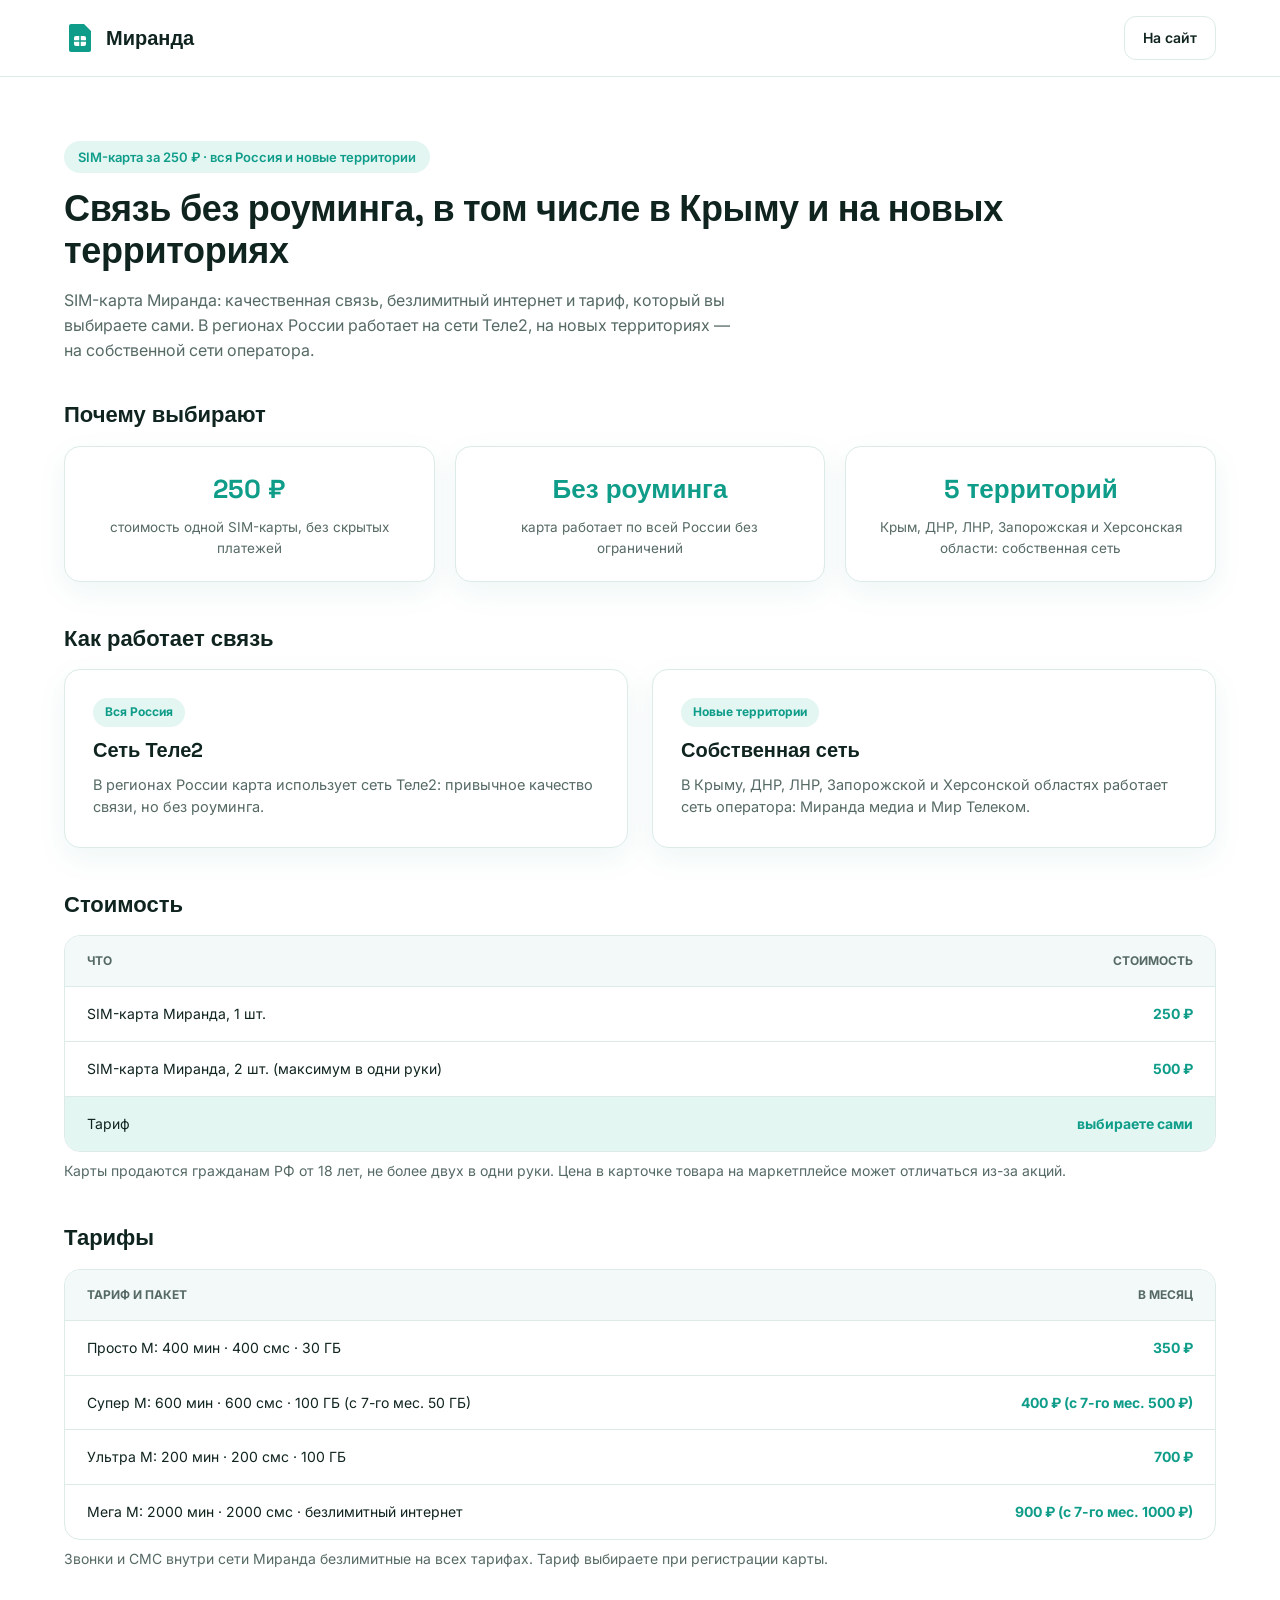
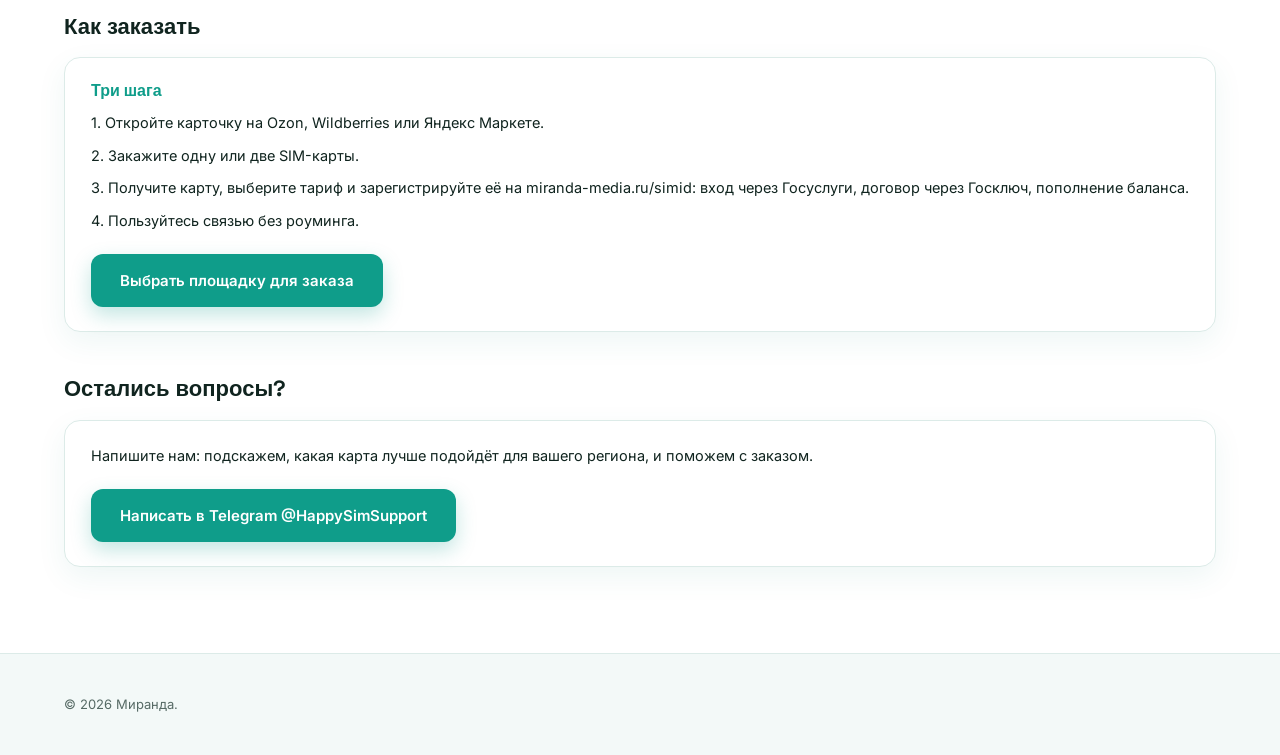
<file: presentation.html>
<!DOCTYPE html>
<html lang="ru">
<head>
<meta charset="UTF-8">
<meta name="viewport" content="width=device-width, initial-scale=1.0">
<title>SIM-карта Миранда — связь без роуминга по России и на новых территориях</title>
<link rel="preconnect" href="https://fonts.googleapis.com">
<link rel="preconnect" href="https://fonts.gstatic.com" crossorigin>
<link href="https://fonts.googleapis.com/css2?family=Inter:wght@400;500;600;700;800&family=Space+Grotesk:wght@500;600;700&display=swap" rel="stylesheet">
<link rel="stylesheet" href="styles.css">
</head>
<body>

<header class="doc-header">
  <div class="container doc-bar">
    <a href="index.html" class="logo">
      <svg class="logo__icon" width="32" height="32" viewBox="0 0 32 32" fill="none" aria-hidden="true"><path d="M7 2h13l7 7v19a2 2 0 01-2 2H7a2 2 0 01-2-2V4a2 2 0 012-2z" fill="currentColor"/><rect x="10" y="14" width="12" height="10" rx="2" fill="#fff"/><path d="M10 19h12M16 14v10" stroke="currentColor" stroke-width="1.5"/></svg>
      <span>Миранда</span>
    </a>
    <div class="doc-bar__actions">
      <a href="index.html" class="btn btn--ghost btn--sm">На сайт</a>
    </div>
  </div>
</header>

<main class="container doc-hero">
  <span class="tag">SIM-карта за 250 ₽ · вся Россия и новые территории</span>
  <h1>Связь без роуминга, в том числе в Крыму и на новых территориях</h1>
  <p>SIM-карта Миранда: качественная связь, безлимитный интернет и тариф, который вы выбираете сами. В регионах России работает на сети Теле2, на новых территориях — на собственной сети оператора.</p>
</main>

<section class="container doc-section">
  <h2>Почему выбирают</h2>
  <div class="usp-grid">
    <div class="usp"><span class="usp__num">250 ₽</span><p>стоимость одной SIM-карты, без скрытых платежей</p></div>
    <div class="usp"><span class="usp__num">Без роуминга</span><p>карта работает по всей России без ограничений</p></div>
    <div class="usp"><span class="usp__num">5 территорий</span><p>Крым, ДНР, ЛНР, Запорожская и Херсонская области: собственная сеть</p></div>
  </div>

  <h2>Как работает связь</h2>
  <div class="grid grid--2">
    <div class="net"><span class="net__tag">Вся Россия</span><h3>Сеть Теле2</h3><p>В регионах России карта использует сеть Теле2: привычное качество связи, но без роуминга.</p></div>
    <div class="net"><span class="net__tag">Новые территории</span><h3>Собственная сеть</h3><p>В Крыму, ДНР, ЛНР, Запорожской и Херсонской областях работает сеть оператора: Миранда медиа и Мир Телеком.</p></div>
  </div>

  <h2>Стоимость</h2>
  <div class="doc-price-table">
    <div class="doc-price-row doc-price-row--head"><span>Что</span><span>Стоимость</span></div>
    <div class="doc-price-row"><span>SIM-карта Миранда, 1 шт.</span><span>250 ₽</span></div>
    <div class="doc-price-row"><span>SIM-карта Миранда, 2 шт. (максимум в одни руки)</span><span>500 ₽</span></div>
    <div class="doc-price-row doc-price-row--highlight"><span>Тариф</span><span>выбираете сами</span></div>
  </div>
  <p class="doc-note">Карты продаются гражданам РФ от 18 лет, не более двух в одни руки. Цена в карточке товара на маркетплейсе может отличаться из-за акций.</p>

  <h2>Тарифы</h2>
  <div class="doc-price-table">
    <div class="doc-price-row doc-price-row--head"><span>Тариф и пакет</span><span>В месяц</span></div>
    <div class="doc-price-row"><span>Просто М: 400 мин · 400 смс · 30 ГБ</span><span>350 ₽</span></div>
    <div class="doc-price-row"><span>Супер М: 600 мин · 600 смс · 100 ГБ (с 7-го мес. 50 ГБ)</span><span>400 ₽ (с 7-го мес. 500 ₽)</span></div>
    <div class="doc-price-row"><span>Ультра М: 200 мин · 200 смс · 100 ГБ</span><span>700 ₽</span></div>
    <div class="doc-price-row"><span>Мега М: 2000 мин · 2000 смс · безлимитный интернет</span><span>900 ₽ (с 7-го мес. 1000 ₽)</span></div>
  </div>
  <p class="doc-note">Звонки и СМС внутри сети Миранда безлимитные на всех тарифах. Тариф выбираете при регистрации карты.</p>

  <h2>Как заказать</h2>
  <div class="script-block">
    <h3>Три шага</h3>
    <p>1. Откройте карточку на Ozon, Wildberries или Яндекс Маркете.</p>
    <p>2. Закажите одну или две SIM-карты.</p>
    <p>3. Получите карту, выберите тариф и зарегистрируйте её на miranda-media.ru/simid: вход через Госуслуги, договор через Госключ, пополнение баланса.</p>
    <p>4. Пользуйтесь связью без роуминга.</p>
    <a href="index.html#order" class="btn btn--primary" style="margin-top:12px;">Выбрать площадку для заказа</a>
  </div>

  <h2>Остались вопросы?</h2>
  <div class="script-block">
    <p>Напишите нам: подскажем, какая карта лучше подойдёт для вашего региона, и поможем с заказом.</p>
    <a href="https://t.me/HappySimSupport" target="_blank" rel="noopener" class="btn btn--primary" style="margin-top:12px;">Написать в Telegram @HappySimSupport</a>
  </div>
</section>

<footer class="footer">
  <div class="container footer__bottom">
    <span>© <span id="year"></span> Миранда. </span>
  </div>
</footer>

<script>document.getElementById('year').textContent = new Date().getFullYear();</script>
</body>
</html>
</file>
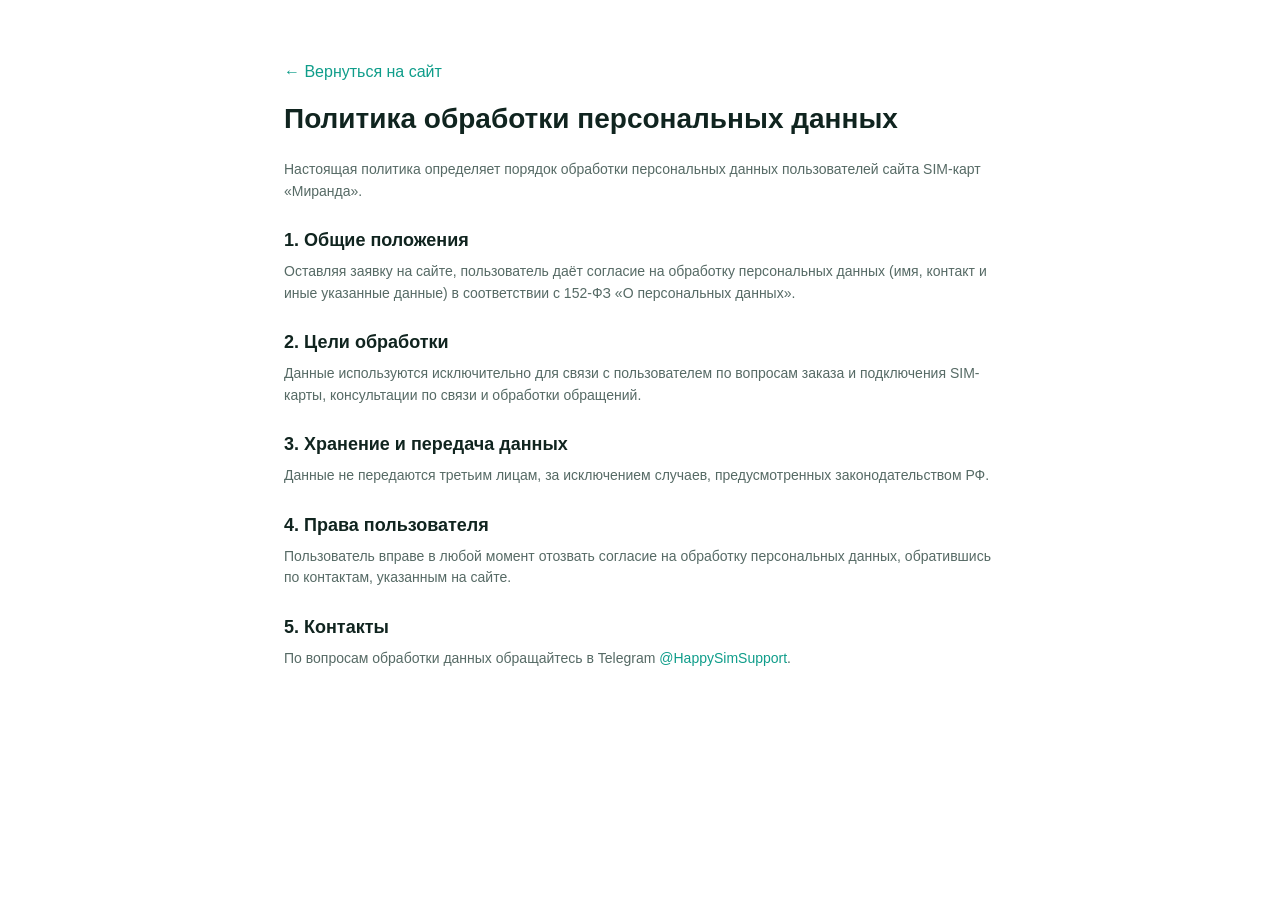
<file: privacy.html>
<!DOCTYPE html>
<html lang="ru">
<head>
<meta charset="UTF-8">
<meta name="viewport" content="width=device-width, initial-scale=1.0">
<title>Политика обработки персональных данных — Миранда</title>
<link rel="stylesheet" href="styles.css">
<style>
  .legal { max-width: 760px; margin: 0 auto; padding: 60px 24px 100px; color: var(--text); }
  .legal h1 { font-size: 28px; margin: 18px 0 24px; }
  .legal h2 { font-size: 18px; margin: 28px 0 10px; }
  .legal p, .legal li { color: var(--text-dim); font-size: 14px; margin-bottom: 10px; }
  .legal a { color: var(--accent); }
</style>
</head>
<body>
<div class="legal">
  <a href="index.html">← Вернуться на сайт</a>
  <h1>Политика обработки персональных данных</h1>
  <p>Настоящая политика определяет порядок обработки персональных данных пользователей сайта SIM-карт «Миранда».</p>

  <h2>1. Общие положения</h2>
  <p>Оставляя заявку на сайте, пользователь даёт согласие на обработку персональных данных (имя, контакт и иные указанные данные) в соответствии с 152-ФЗ «О персональных данных».</p>

  <h2>2. Цели обработки</h2>
  <p>Данные используются исключительно для связи с пользователем по вопросам заказа и подключения SIM-карты, консультации по связи и обработки обращений.</p>

  <h2>3. Хранение и передача данных</h2>
  <p>Данные не передаются третьим лицам, за исключением случаев, предусмотренных законодательством РФ.</p>

  <h2>4. Права пользователя</h2>
  <p>Пользователь вправе в любой момент отозвать согласие на обработку персональных данных, обратившись по контактам, указанным на сайте.</p>

  <h2>5. Контакты</h2>
  <p>По вопросам обработки данных обращайтесь в Telegram <a href="https://t.me/HappySimSupport" target="_blank" rel="noopener">@HappySimSupport</a>.</p>
</div>
</body>
</html>
</file>
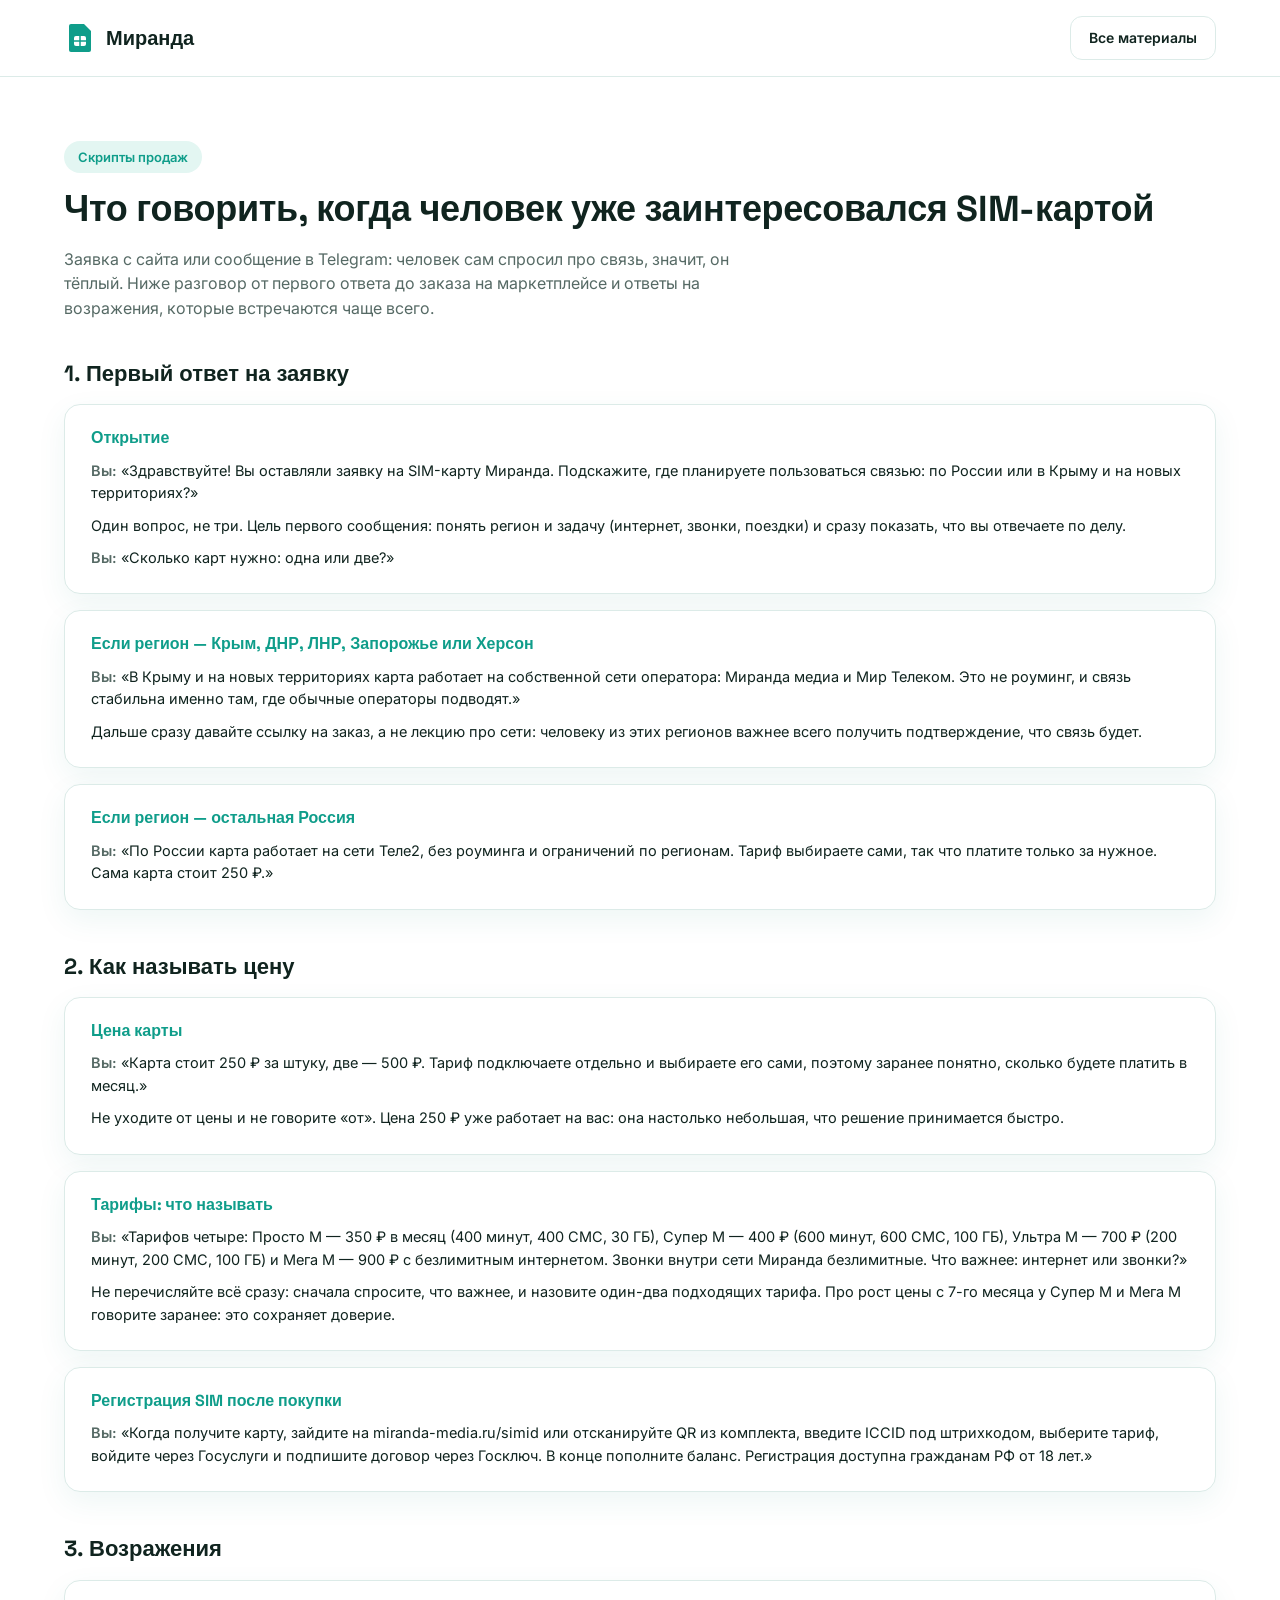
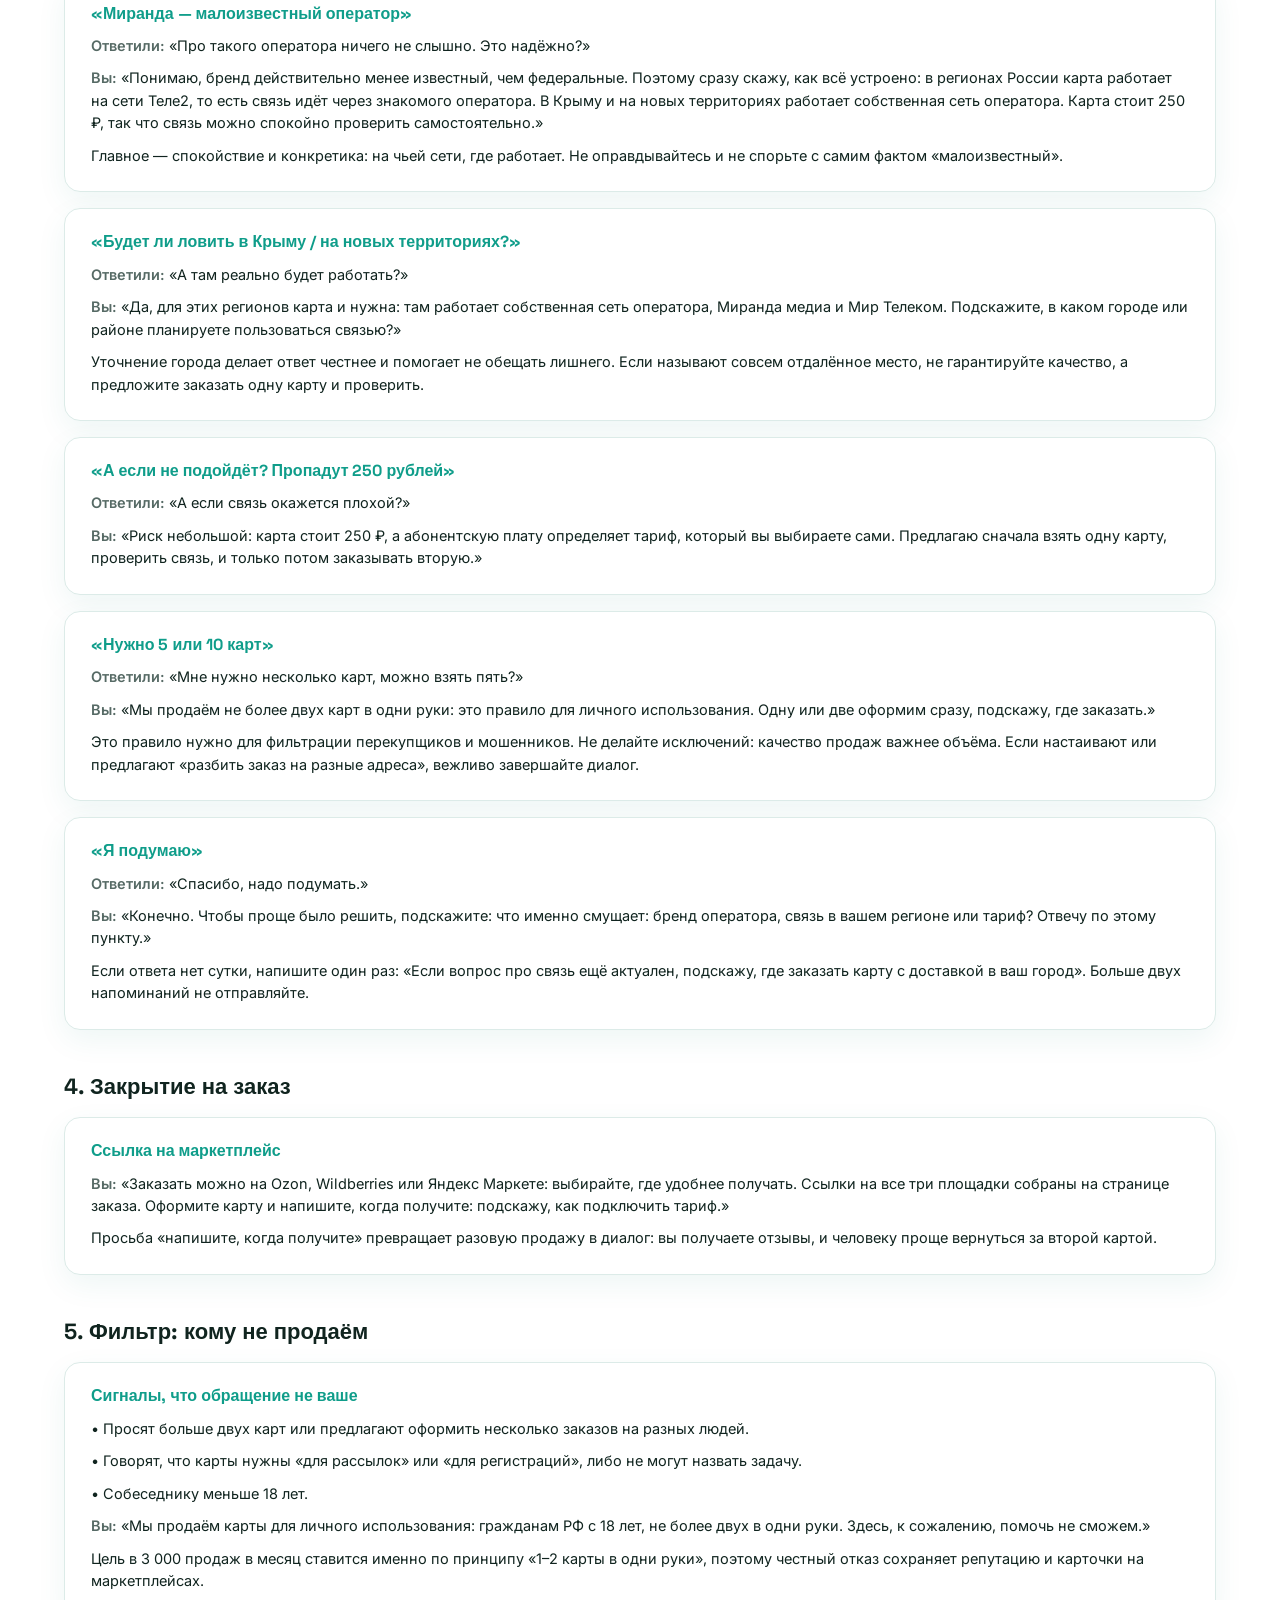
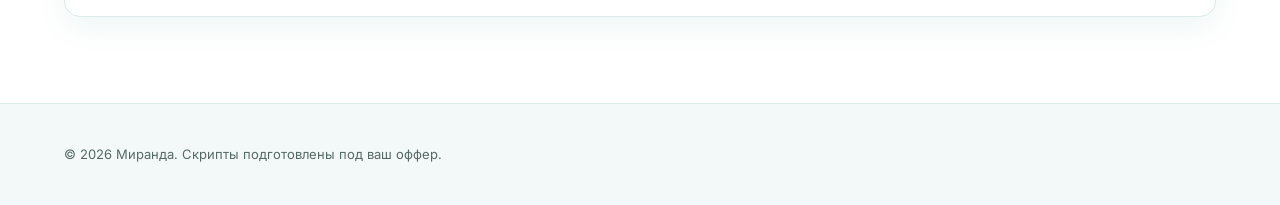
<file: scripts.html>
<!DOCTYPE html>
<html lang="ru">
<head>
<meta charset="UTF-8">
<meta name="viewport" content="width=device-width, initial-scale=1.0">
<title>Скрипты продаж — Миранда</title>
<link rel="preconnect" href="https://fonts.googleapis.com">
<link rel="preconnect" href="https://fonts.gstatic.com" crossorigin>
<link href="https://fonts.googleapis.com/css2?family=Inter:wght@400;500;600;700;800&family=Space+Grotesk:wght@500;600;700&display=swap" rel="stylesheet">
<link rel="stylesheet" href="styles.css">
</head>
<body>

<header class="doc-header">
  <div class="container doc-bar">
    <a href="index.html" class="logo">
      <svg class="logo__icon" width="32" height="32" viewBox="0 0 32 32" fill="none" aria-hidden="true"><path d="M7 2h13l7 7v19a2 2 0 01-2 2H7a2 2 0 01-2-2V4a2 2 0 012-2z" fill="currentColor"/><rect x="10" y="14" width="12" height="10" rx="2" fill="#fff"/><path d="M10 19h12M16 14v10" stroke="currentColor" stroke-width="1.5"/></svg>
      <span>Миранда</span>
    </a>
    <div class="doc-bar__actions">
      <a href="materials.html" class="btn btn--ghost btn--sm">Все материалы</a>
    </div>
  </div>
</header>

<main class="container doc-hero">
  <span class="tag">Скрипты продаж</span>
  <h1>Что говорить, когда человек уже заинтересовался SIM-картой</h1>
  <p>Заявка с сайта или сообщение в Telegram: человек сам спросил про связь, значит, он тёплый. Ниже разговор от первого ответа до заказа на маркетплейсе и ответы на возражения, которые встречаются чаще всего.</p>
</main>

<section class="container doc-section">
  <h2>1. Первый ответ на заявку</h2>
  <div class="script-block">
    <h3>Открытие</h3>
    <p><span class="who">Вы:</span> «Здравствуйте! Вы оставляли заявку на SIM-карту Миранда. Подскажите, где планируете пользоваться связью: по России или в Крыму и на новых территориях?»</p>
    <p>Один вопрос, не три. Цель первого сообщения: понять регион и задачу (интернет, звонки, поездки) и сразу показать, что вы отвечаете по делу.</p>
    <p><span class="who">Вы:</span> «Сколько карт нужно: одна или две?»</p>
  </div>
  <div class="script-block">
    <h3>Если регион — Крым, ДНР, ЛНР, Запорожье или Херсон</h3>
    <p><span class="who">Вы:</span> «В Крыму и на новых территориях карта работает на собственной сети оператора: Миранда медиа и Мир Телеком. Это не роуминг, и связь стабильна именно там, где обычные операторы подводят.»</p>
    <p>Дальше сразу давайте ссылку на заказ, а не лекцию про сети: человеку из этих регионов важнее всего получить подтверждение, что связь будет.</p>
  </div>
  <div class="script-block">
    <h3>Если регион — остальная Россия</h3>
    <p><span class="who">Вы:</span> «По России карта работает на сети Теле2, без роуминга и ограничений по регионам. Тариф выбираете сами, так что платите только за нужное. Сама карта стоит 250 ₽.»</p>
  </div>

  <h2>2. Как называть цену</h2>
  <div class="script-block">
    <h3>Цена карты</h3>
    <p><span class="who">Вы:</span> «Карта стоит 250 ₽ за штуку, две — 500 ₽. Тариф подключаете отдельно и выбираете его сами, поэтому заранее понятно, сколько будете платить в месяц.»</p>
    <p>Не уходите от цены и не говорите «от». Цена 250 ₽ уже работает на вас: она настолько небольшая, что решение принимается быстро.</p>
  </div>

  <div class="script-block">
    <h3>Тарифы: что называть</h3>
    <p><span class="who">Вы:</span> «Тарифов четыре: Просто М — 350 ₽ в месяц (400 минут, 400 СМС, 30 ГБ), Супер М — 400 ₽ (600 минут, 600 СМС, 100 ГБ), Ультра М — 700 ₽ (200 минут, 200 СМС, 100 ГБ) и Мега М — 900 ₽ с безлимитным интернетом. Звонки внутри сети Миранда безлимитные. Что важнее: интернет или звонки?»</p>
    <p>Не перечисляйте всё сразу: сначала спросите, что важнее, и назовите один-два подходящих тарифа. Про рост цены с 7-го месяца у Супер М и Мега М говорите заранее: это сохраняет доверие.</p>
  </div>
  <div class="script-block">
    <h3>Регистрация SIM после покупки</h3>
    <p><span class="who">Вы:</span> «Когда получите карту, зайдите на miranda-media.ru/simid или отсканируйте QR из комплекта, введите ICCID под штрихкодом, выберите тариф, войдите через Госуслуги и подпишите договор через Госключ. В конце пополните баланс. Регистрация доступна гражданам РФ от 18 лет.»</p>
  </div>
  <h2>3. Возражения</h2>
  <div class="script-block">
    <h3>«Миранда — малоизвестный оператор»</h3>
    <p><span class="who">Ответили:</span> «Про такого оператора ничего не слышно. Это надёжно?»</p>
    <p><span class="who">Вы:</span> «Понимаю, бренд действительно менее известный, чем федеральные. Поэтому сразу скажу, как всё устроено: в регионах России карта работает на сети Теле2, то есть связь идёт через знакомого оператора. В Крыму и на новых территориях работает собственная сеть оператора. Карта стоит 250 ₽, так что связь можно спокойно проверить самостоятельно.»</p>
    <p>Главное — спокойствие и конкретика: на чьей сети, где работает. Не оправдывайтесь и не спорьте с самим фактом «малоизвестный».</p>
  </div>
  <div class="script-block">
    <h3>«Будет ли ловить в Крыму / на новых территориях?»</h3>
    <p><span class="who">Ответили:</span> «А там реально будет работать?»</p>
    <p><span class="who">Вы:</span> «Да, для этих регионов карта и нужна: там работает собственная сеть оператора, Миранда медиа и Мир Телеком. Подскажите, в каком городе или районе планируете пользоваться связью?»</p>
    <p>Уточнение города делает ответ честнее и помогает не обещать лишнего. Если называют совсем отдалённое место, не гарантируйте качество, а предложите заказать одну карту и проверить.</p>
  </div>
  <div class="script-block">
    <h3>«А если не подойдёт? Пропадут 250 рублей»</h3>
    <p><span class="who">Ответили:</span> «А если связь окажется плохой?»</p>
    <p><span class="who">Вы:</span> «Риск небольшой: карта стоит 250 ₽, а абонентскую плату определяет тариф, который вы выбираете сами. Предлагаю сначала взять одну карту, проверить связь, и только потом заказывать вторую.»</p>
  </div>
  <div class="script-block">
    <h3>«Нужно 5 или 10 карт»</h3>
    <p><span class="who">Ответили:</span> «Мне нужно несколько карт, можно взять пять?»</p>
    <p><span class="who">Вы:</span> «Мы продаём не более двух карт в одни руки: это правило для личного использования. Одну или две оформим сразу, подскажу, где заказать.»</p>
    <p>Это правило нужно для фильтрации перекупщиков и мошенников. Не делайте исключений: качество продаж важнее объёма. Если настаивают или предлагают «разбить заказ на разные адреса», вежливо завершайте диалог.</p>
  </div>
  <div class="script-block">
    <h3>«Я подумаю»</h3>
    <p><span class="who">Ответили:</span> «Спасибо, надо подумать.»</p>
    <p><span class="who">Вы:</span> «Конечно. Чтобы проще было решить, подскажите: что именно смущает: бренд оператора, связь в вашем регионе или тариф? Отвечу по этому пункту.»</p>
    <p>Если ответа нет сутки, напишите один раз: «Если вопрос про связь ещё актуален, подскажу, где заказать карту с доставкой в ваш город». Больше двух напоминаний не отправляйте.</p>
  </div>

  <h2>4. Закрытие на заказ</h2>
  <div class="script-block">
    <h3>Ссылка на маркетплейс</h3>
    <p><span class="who">Вы:</span> «Заказать можно на Ozon, Wildberries или Яндекс Маркете: выбирайте, где удобнее получать. Ссылки на все три площадки собраны <a href="index.html#order">на странице заказа</a>. Оформите карту и напишите, когда получите: подскажу, как подключить тариф.»</p>
    <p>Просьба «напишите, когда получите» превращает разовую продажу в диалог: вы получаете отзывы, и человеку проще вернуться за второй картой.</p>
  </div>

  <h2>5. Фильтр: кому не продаём</h2>
  <div class="script-block">
    <h3>Сигналы, что обращение не ваше</h3>
    <p>• Просят больше двух карт или предлагают оформить несколько заказов на разных людей.</p>
    <p>• Говорят, что карты нужны «для рассылок» или «для регистраций», либо не могут назвать задачу.</p>
    <p>• Собеседнику меньше 18 лет.</p>
    <p><span class="who">Вы:</span> «Мы продаём карты для личного использования: гражданам РФ с 18 лет, не более двух в одни руки. Здесь, к сожалению, помочь не сможем.»</p>
    <p>Цель в 3 000 продаж в месяц ставится именно по принципу «1–2 карты в одни руки», поэтому честный отказ сохраняет репутацию и карточки на маркетплейсах.</p>
  </div>

</section>

<footer class="footer">
  <div class="container footer__bottom">
    <span>© <span id="year"></span> Миранда. Скрипты подготовлены под ваш оффер.</span>
  </div>
</footer>

<script>document.getElementById('year').textContent = new Date().getFullYear();</script>
</body>
</html>
</file>
<file: styles.css>
:root {
  --bg: #ffffff;
  --bg-alt: #f3f9f8;
  --card: #ffffff;
  --border: #dcebe8;
  --text: #10241f;
  --text-dim: #566a65;
  --accent: #0f9d8a;
  --accent-dim: #0a7a6b;
  --accent-soft: #e3f6f2;
  --good: #0c8a5b;
  --radius: 16px;
  --shadow: 0 10px 30px rgba(10, 122, 107, 0.07);
}

* { margin: 0; padding: 0; box-sizing: border-box; }

html { scroll-behavior: smooth; }

body {
  background: var(--bg);
  color: var(--text);
  font-family: 'Inter', sans-serif;
  line-height: 1.55;
  -webkit-font-smoothing: antialiased;
}

h1, h2, h3, h4 {
  font-family: 'Space Grotesk', sans-serif;
  font-weight: 700;
  line-height: 1.15;
}

a { text-decoration: none; color: inherit; }
ul, ol { list-style: none; }
img { max-width: 100%; display: block; }

.container { max-width: 1200px; margin: 0 auto; padding: 0 24px; }

.accent { color: var(--accent); }

.tag {
  display: inline-block;
  padding: 6px 14px;
  border-radius: 999px;
  font-size: 13px;
  color: var(--accent);
  font-weight: 600;
  margin-bottom: 16px;
  background: var(--accent-soft);
}

/* BUTTONS */
.btn {
  display: inline-flex;
  align-items: center;
  justify-content: center;
  padding: 14px 28px;
  border-radius: 12px;
  font-weight: 600;
  font-size: 15px;
  border: 1px solid transparent;
  cursor: pointer;
  transition: transform .15s ease, background .15s ease, border-color .15s ease;
  white-space: nowrap;
  font-family: inherit;
}
.btn:hover { transform: translateY(-2px); }
.btn--primary { background: var(--accent); color: #fff; box-shadow: 0 8px 20px rgba(15,157,138,0.25); }
.btn--primary:hover { background: var(--accent-dim); }
.btn--ghost { background: #fff; border-color: var(--border); color: var(--text); }
.btn--ghost:hover { border-color: var(--accent); color: var(--accent); }
.btn--lg { padding: 16px 32px; font-size: 16px; }
.btn--sm { padding: 10px 18px; font-size: 14px; }
.btn--block { width: 100%; }

/* HEADER */
.header {
  position: sticky;
  top: 0;
  z-index: 100;
  background: rgba(255,255,255,0.85);
  backdrop-filter: blur(12px);
  border-bottom: 1px solid transparent;
  transition: border-color .2s ease, background .2s ease;
}
.header.scrolled { border-color: var(--border); background: rgba(255,255,255,0.96); }

.header__inner {
  display: flex;
  align-items: center;
  justify-content: space-between;
  gap: 24px;
  min-width: 0;
  height: 76px;
}

.logo {
  display: flex;
  align-items: center;
  gap: 10px;
  font-family: 'Space Grotesk', sans-serif;
  font-size: 20px;
  font-weight: 700;
  flex-shrink: 0;
  white-space: nowrap;
}
.logo__icon { color: var(--accent); flex-shrink: 0; }
.logo__suffix { color: var(--text-dim); font-weight: 500; font-size: 14px; }

.nav { display: flex; align-items: center; gap: 26px; min-width: 0; }
.nav a { font-size: 15px; color: var(--text-dim); white-space: nowrap; transition: color .15s ease; }
.nav a:hover { color: var(--accent); }

.header__actions { display: flex; align-items: center; gap: 16px; flex-shrink: 0; }
.header__tg { font-weight: 600; font-size: 14px; color: var(--text-dim); white-space: nowrap; }
.header__tg:hover { color: var(--accent); }

.burger { display: none; flex-direction: column; gap: 5px; background: none; border: none; cursor: pointer; padding: 4px; }
.burger span { width: 22px; height: 2px; background: var(--text); transition: transform .2s ease, opacity .2s ease; }
.burger.is-open span:nth-child(1) { transform: translateY(7px) rotate(45deg); }
.burger.is-open span:nth-child(2) { opacity: 0; }
.burger.is-open span:nth-child(3) { transform: translateY(-7px) rotate(-45deg); }

/* HERO */
.hero {
  padding: 72px 0 96px;
  background: radial-gradient(900px 420px at 85% 0%, rgba(15,157,138,0.09), transparent 70%), var(--bg);
}
.hero__inner { display: grid; grid-template-columns: 1.15fr 0.85fr; gap: 56px; align-items: center; }
.eyebrow { display: inline-block; color: var(--accent); background: var(--accent-soft); padding: 6px 14px; border-radius: 999px; font-size: 13px; font-weight: 600; }
.hero h1 { font-size: 44px; margin: 18px 0 20px; letter-spacing: -0.5px; }
.hero__lead { color: var(--text-dim); font-size: 17px; margin-bottom: 30px; max-width: 580px; }
.hero__cta { display: flex; gap: 16px; flex-wrap: wrap; margin-bottom: 44px; }

.hero__stats { display: flex; gap: 32px; flex-wrap: wrap; }
.stat { display: flex; flex-direction: column; }
.stat__val { display: flex; align-items: baseline; }
.stat__num, .stat__num--text { font-family: 'Space Grotesk', sans-serif; font-size: 32px; font-weight: 700; color: var(--accent); }
.stat__plus { font-family: 'Space Grotesk', sans-serif; font-size: 22px; font-weight: 700; color: var(--accent); }
.stat__label { font-size: 13px; color: var(--text-dim); max-width: 170px; margin-top: 4px; }

.hero__card {
  background: var(--card);
  border: 1px solid var(--border);
  border-radius: var(--radius);
  padding: 28px;
  box-shadow: var(--shadow);
}
.hero__card-top { display: flex; align-items: center; justify-content: space-between; margin-bottom: 18px; }
.hero__card-tag { font-size: 13px; color: var(--text-dim); font-weight: 600; }
.hero__card-dot { width: 10px; height: 10px; border-radius: 50%; background: var(--good); box-shadow: 0 0 0 4px rgba(12,138,91,0.15); }
.rank-row { display: flex; align-items: center; justify-content: space-between; gap: 14px; padding: 14px 0; border-bottom: 1px solid var(--border); font-size: 14px; }
.rank-row:last-of-type { border-bottom: none; }
.rank-row__label { color: var(--text-dim); }
.rank-row__val { font-family: 'Space Grotesk', sans-serif; font-weight: 700; color: var(--accent); font-size: 20px; white-space: nowrap; }
.hero__card-note { font-size: 12px; color: var(--text-dim); margin-top: 12px; }

/* SECTIONS */
.section { padding: 88px 0; }
.section--alt { background: var(--bg-alt); }
.section__eyebrow { color: var(--accent); font-size: 13px; font-weight: 700; text-transform: uppercase; letter-spacing: 0.6px; margin-bottom: 12px; }
.section__title { font-size: 32px; max-width: 760px; margin-bottom: 44px; letter-spacing: -0.3px; }

.grid { display: grid; gap: 24px; }
.grid--3 { grid-template-columns: repeat(3, 1fr); }
.grid--4 { grid-template-columns: repeat(4, 1fr); }

/* CARDS */
.pain, .adv, .service, .step, .contact-card, .tool {
  background: var(--card);
  border: 1px solid var(--border);
  border-radius: var(--radius);
}
.pain { padding: 24px; }
.pain h3 { font-size: 17px; margin-bottom: 10px; }
.pain p { color: var(--text-dim); font-size: 14px; }

.adv { padding: 26px; box-shadow: var(--shadow); }
.adv__icon { margin-bottom: 16px; color: var(--accent); width: 48px; height: 48px; border-radius: 12px; background: var(--accent-soft); display: flex; align-items: center; justify-content: center; }
.adv h3 { font-size: 18px; margin-bottom: 10px; }
.adv p { color: var(--text-dim); font-size: 14px; }

.service { padding: 26px; display: flex; flex-direction: column; box-shadow: var(--shadow); }
.service h3 { font-size: 18px; margin-bottom: 8px; }
.service p { color: var(--text-dim); font-size: 14px; }
.service__price { display: inline-block; font-size: 14px; color: var(--accent); font-weight: 700; margin-top: auto; padding-top: 16px; }

.tool { padding: 24px; }
.tool__n { display: inline-flex; width: 32px; height: 32px; border-radius: 50%; background: var(--accent); color: #fff; font-weight: 700; font-size: 14px; align-items: center; justify-content: center; margin-bottom: 14px; }
.tool h3 { font-size: 17px; margin-bottom: 8px; }
.tool p { color: var(--text-dim); font-size: 14px; }

/* CHANNELS */
.channels { display: flex; flex-wrap: wrap; gap: 10px; margin-top: 8px; }
.chip { padding: 9px 16px; border-radius: 999px; background: #fff; border: 1px solid var(--border); font-size: 14px; font-weight: 600; color: var(--text); }
.chip--main { background: var(--accent); border-color: var(--accent); color: #fff; }

/* PRICE TABLE */
.price-table { border: 1px solid var(--border); border-radius: var(--radius); overflow: hidden; background: #fff; box-shadow: var(--shadow); }
.price-row { display: grid; grid-template-columns: 2fr 1fr; gap: 16px; padding: 18px 24px; border-bottom: 1px solid var(--border); align-items: center; font-size: 14px; }
.price-row:last-child { border-bottom: none; }
.price-row--head { background: var(--bg-alt); font-weight: 700; color: var(--text-dim); font-size: 12px; text-transform: uppercase; letter-spacing: 0.4px; }
.price-row span:first-child { font-weight: 600; }
.price-row span:last-child { text-align: right; font-weight: 700; color: var(--accent); }
.price-row--head span:last-child { color: var(--text-dim); }
.price-row--highlight { background: var(--accent-soft); }
.price-note { margin-top: 18px; color: var(--text-dim); font-size: 14px; }

/* PROCESS */
.steps { display: grid; grid-template-columns: repeat(5, 1fr); gap: 20px; }
.step { padding: 22px 20px; }
.step__num { font-family: 'Space Grotesk', sans-serif; font-size: 22px; color: var(--accent); font-weight: 700; }
.step h3 { font-size: 16px; margin: 10px 0 8px; }
.step p { color: var(--text-dim); font-size: 13px; }

/* CALC */
.result { display: grid; grid-template-columns: 1fr 1fr; gap: 56px; align-items: center; }
.result p { color: var(--text-dim); margin-bottom: 20px; }
.result__list { display: flex; flex-direction: column; gap: 10px; counter-reset: rl; margin-bottom: 20px; }
.result__list li { position: relative; padding-left: 34px; font-size: 14.5px; color: var(--text-dim); }
.result__list li::before { counter-increment: rl; content: counter(rl); position: absolute; left: 0; top: 0; width: 22px; height: 22px; border-radius: 50%; background: var(--accent-soft); color: var(--accent); font-size: 12px; font-weight: 700; display: flex; align-items: center; justify-content: center; }

.wtable { background: #fff; border: 1px solid var(--border); border-radius: var(--radius); padding: 26px; box-shadow: var(--shadow); }
.wtable__top { display: flex; justify-content: space-between; align-items: center; gap: 12px; margin-bottom: 18px; flex-wrap: wrap; }
.wtable__chip { font-size: 12px; color: var(--text-dim); }
.wtable__row { display: grid; grid-template-columns: 1.4fr 1fr 1fr; gap: 10px; padding: 12px 0; border-bottom: 1px solid var(--border); font-size: 14px; align-items: center; }
.wtable__row:last-of-type { border-bottom: none; }
.wtable__row--head { color: var(--text-dim); font-size: 12px; text-transform: uppercase; letter-spacing: 0.4px; font-weight: 700; }
.wtable__delta { color: var(--accent); font-weight: 700; text-align: right; }
.wtable__sum { display: flex; justify-content: space-between; margin-top: 16px; padding-top: 16px; border-top: 1px solid var(--border); font-size: 14px; color: var(--text-dim); }
.wtable__sum strong { color: var(--text); font-size: 16px; }

/* FAQ */
.faq { max-width: 800px; }
.faq__item { background: #fff; border: 1px solid var(--border); border-radius: var(--radius); padding: 18px 22px; margin-bottom: 12px; }
.faq__item summary { cursor: pointer; font-weight: 600; list-style: none; display: flex; justify-content: space-between; align-items: center; gap: 12px; }
.faq__item summary::-webkit-details-marker { display: none; }
.faq__item summary::after { content: '+'; font-size: 22px; color: var(--accent); }
.faq__item[open] summary::after { content: '−'; }
.faq__item p { color: var(--text-dim); font-size: 14px; margin-top: 14px; }

/* FORM */
.form-section { display: grid; grid-template-columns: 1fr 1fr; gap: 56px; align-items: center; }
.form-section__text p { color: var(--text-dim); margin-bottom: 22px; }
.form-section__list { display: flex; flex-direction: column; gap: 10px; }
.form-section__list li { padding-left: 26px; position: relative; font-size: 14px; color: var(--text-dim); }
.form-section__list li::before { content: '✓'; position: absolute; left: 0; color: var(--accent); font-weight: 700; }

.form { background: #fff; border: 1px solid var(--border); border-radius: var(--radius); padding: 30px; display: flex; flex-direction: column; gap: 16px; box-shadow: var(--shadow); }
.form label { display: flex; flex-direction: column; gap: 8px; font-size: 13px; color: var(--text-dim); }
.form input, .form select, .form textarea {
  background: var(--bg-alt);
  border: 1px solid var(--border);
  border-radius: 10px;
  padding: 12px 14px;
  color: var(--text);
  font-family: inherit;
  font-size: 14px;
  resize: vertical;
}
.form input:focus, .form select:focus, .form textarea:focus { outline: none; border-color: var(--accent); background: #fff; }
.form__note { font-size: 12px; color: var(--text-dim); text-align: center; }
.form__note a { color: var(--accent); }

/* CONTACTS */
.contacts { display: grid; grid-template-columns: repeat(4, 1fr); gap: 20px; }
.contact-card { padding: 22px; display: flex; flex-direction: column; gap: 8px; }
.contact-card__label { font-size: 12px; color: var(--text-dim); text-transform: uppercase; letter-spacing: 0.4px; }
.contact-card a { font-weight: 600; }
.contact-card a:hover { color: var(--accent); }

/* FOOTER */
.footer { background: var(--bg-alt); border-top: 1px solid var(--border); padding: 40px 0; }
.footer__inner, .footer__bottom { display: flex; align-items: center; justify-content: space-between; gap: 24px; flex-wrap: wrap; }
.footer__inner p, .footer__bottom { color: var(--text-dim); font-size: 13px; }
.footer__links { display: flex; gap: 20px; }
.footer__links a { color: var(--text-dim); font-size: 13px; }
.footer__links a:hover { color: var(--accent); }
.logo--footer { font-size: 17px; }

/* FAB */
.fab {
  position: fixed; bottom: 28px; right: 28px; width: 56px; height: 56px; border-radius: 50%;
  background: var(--accent); display: flex; align-items: center; justify-content: center; z-index: 90;
  box-shadow: 0 8px 24px rgba(15,157,138,0.35); transition: transform .2s ease; color: #fff;
}
.fab:hover { transform: scale(1.08); }
.fab svg { width: 26px; height: 26px; }

/* REVEAL */
.reveal { opacity: 0; transform: translateY(24px); transition: opacity .6s ease, transform .6s ease; }
.reveal.is-visible { opacity: 1; transform: translateY(0); }

/* RESPONSIVE */
@media (max-width: 1180px) {
  .nav { gap: 18px; }
  .nav a { font-size: 14px; }
}

@media (max-width: 1100px) {
  .nav { display: none; }
  .burger { display: flex; }
  .nav.is-open {
    display: flex; position: absolute; top: 76px; left: 0; right: 0; background: #fff;
    border-bottom: 1px solid var(--border); flex-direction: column; padding: 20px 24px; gap: 16px;
  }
}

@media (max-width: 900px) {
  .hero__inner { grid-template-columns: 1fr; }
  .hero h1 { font-size: 32px; }
  .grid--4, .grid--3 { grid-template-columns: repeat(2, 1fr); }
  .steps { grid-template-columns: repeat(2, 1fr); }
  .form-section, .result { grid-template-columns: 1fr; }
  .contacts { grid-template-columns: repeat(2, 1fr); }
  .price-row { grid-template-columns: 1fr; gap: 4px; }
  .price-row span:last-child { text-align: left; }
  .footer__inner { flex-direction: column; align-items: flex-start; }
}

@media (max-width: 560px) {
  .header__tg { display: none; }
  .grid--4, .grid--3, .steps, .contacts { grid-template-columns: 1fr; }
  .hero__stats { gap: 24px; }
  .section__title { font-size: 26px; }
  .header__actions .btn { padding: 10px 14px; font-size: 13px; }
}

@media (max-width: 380px) {
  .logo__suffix { display: none; }
}

/* DOC PAGES (materials, scripts, presentation, outreach) */
.doc-header { position: sticky; top: 0; z-index: 100; background: rgba(255,255,255,0.95); backdrop-filter: blur(12px); border-bottom: 1px solid var(--border); }
.doc-bar { display: flex; align-items: center; justify-content: space-between; gap: 24px; height: 76px; }
.doc-bar__actions { display: flex; align-items: center; gap: 14px; }

.doc-hero { padding: 64px 24px 40px; }
.doc-hero h1 { font-size: 36px; margin-bottom: 16px; letter-spacing: -0.3px; }
.doc-hero p { color: var(--text-dim); font-size: 16px; max-width: 680px; }

.doc-section { padding: 0 24px 70px; }
.doc-section h2 { font-size: 22px; margin: 0 0 18px; }
.doc-section h2:not(:first-child) { margin-top: 44px; }

.script-block { background: #fff; border: 1px solid var(--border); border-radius: var(--radius); padding: 24px 26px; margin-bottom: 16px; box-shadow: var(--shadow); }
.script-block h3 { font-size: 16px; margin-bottom: 12px; color: var(--accent); }
.script-block p { color: var(--text); font-size: 14.5px; margin-bottom: 10px; }
.script-block p:last-child { margin-bottom: 0; }
.script-block .who { color: var(--text-dim); font-weight: 600; }

.material-grid { display: grid; grid-template-columns: repeat(3, 1fr); gap: 24px; margin-top: 8px; }
.material-card { background: #fff; border: 1px solid var(--border); border-radius: var(--radius); padding: 28px; display: flex; flex-direction: column; gap: 14px; box-shadow: var(--shadow); }
.material-card__icon { margin-bottom: 4px; color: var(--accent); width: 48px; height: 48px; border-radius: 12px; background: var(--accent-soft); display: flex; align-items: center; justify-content: center; }
.material-card h3 { font-size: 18px; }
.material-card p { color: var(--text-dim); font-size: 14px; flex-grow: 1; }

.usp-grid { display: grid; grid-template-columns: repeat(3, 1fr); gap: 20px; margin-bottom: 8px; }
.usp { background: #fff; border: 1px solid var(--border); border-radius: var(--radius); padding: 22px; text-align: center; box-shadow: var(--shadow); }
.usp__num { font-family: 'Space Grotesk', sans-serif; font-size: 26px; color: var(--accent); font-weight: 700; display: block; margin-bottom: 8px; }
.usp p { color: var(--text-dim); font-size: 13.5px; }

.doc-price-table { border: 1px solid var(--border); border-radius: var(--radius); overflow: hidden; margin-bottom: 8px; background: #fff; }
.doc-price-row { display: grid; grid-template-columns: 2fr 1fr; gap: 16px; padding: 16px 22px; border-bottom: 1px solid var(--border); font-size: 14px; align-items: center; }
.doc-price-row:last-child { border-bottom: none; }
.doc-price-row--head { background: var(--bg-alt); font-weight: 700; color: var(--text-dim); font-size: 12px; text-transform: uppercase; }
.doc-price-row span:last-child { text-align: right; font-weight: 700; color: var(--accent); }
.doc-price-row--head span:last-child { color: var(--text-dim); }
.doc-price-row--highlight { background: var(--accent-soft); }
.doc-note { color: var(--text-dim); font-size: 14px; margin-bottom: 40px; }

@media (max-width: 900px) {
  .material-grid, .usp-grid { grid-template-columns: 1fr; }
  .doc-price-row { grid-template-columns: 1fr; gap: 4px; }
  .doc-price-row span:last-child { text-align: left; }
  .doc-hero h1 { font-size: 28px; }
}

/* SIM PROJECT */
.logo__sim { flex-shrink: 0; }
.net { padding: 28px; background: var(--card); border: 1px solid var(--border); border-radius: var(--radius); box-shadow: var(--shadow); display: flex; flex-direction: column; gap: 12px; }
.net__tag { align-self: flex-start; font-size: 12px; font-weight: 700; color: var(--accent); background: var(--accent-soft); border-radius: 999px; padding: 5px 12px; }
.net h3 { font-size: 20px; }
.net p { color: var(--text-dim); font-size: 14.5px; }
.net ul { display: flex; flex-direction: column; gap: 8px; }
.net li { position: relative; padding-left: 24px; font-size: 14px; color: var(--text-dim); }
.net li::before { content: '✓'; position: absolute; left: 0; color: var(--accent); font-weight: 700; }
.grid--2 { grid-template-columns: repeat(2, 1fr); }

.markets { display: grid; grid-template-columns: repeat(4, minmax(0, 1fr)); gap: 20px; }
.market .btn { white-space: normal; text-align: center; }
.market { padding: 24px; background: var(--card); border: 1px solid var(--border); border-radius: var(--radius); box-shadow: var(--shadow); display: flex; flex-direction: column; gap: 10px; }
.market__name { font-family: 'Space Grotesk', sans-serif; font-size: 20px; font-weight: 700; }
.market p { color: var(--text-dim); font-size: 13.5px; flex-grow: 1; }

.qty { display: flex; gap: 10px; margin-bottom: 18px; }
.qty button { flex: 1; padding: 12px; border-radius: 10px; border: 1px solid var(--border); background: #fff; font-family: inherit; font-size: 15px; font-weight: 600; cursor: pointer; color: var(--text); }
.qty button.is-on { background: var(--accent); border-color: var(--accent); color: #fff; }

.limit { display: flex; align-items: flex-start; gap: 12px; padding: 16px 20px; border-radius: 12px; background: var(--accent-soft); color: var(--text); font-size: 14px; margin-top: 24px; }
.limit svg { flex-shrink: 0; color: var(--accent); margin-top: 1px; }

@media (max-width: 900px) {
  .grid--2 { grid-template-columns: 1fr; }
  .markets { grid-template-columns: repeat(2, minmax(0, 1fr)); }
}
@media (max-width: 560px) {
  .markets { grid-template-columns: 1fr; }
}

/* TARIFFS */
.tariffs { display: grid; grid-template-columns: repeat(4, minmax(0, 1fr)); gap: 20px; }
.tariff { background: var(--card); border: 1px solid var(--border); border-radius: var(--radius); padding: 26px 22px; box-shadow: var(--shadow); display: flex; flex-direction: column; gap: 14px; }
.tariff h3 { font-size: 20px; }
.tariff__price { font-family: 'Space Grotesk', sans-serif; font-size: 28px; font-weight: 700; color: var(--accent); line-height: 1.1; }
.tariff__price small { display: block; font-family: 'Inter', sans-serif; font-size: 12px; font-weight: 500; color: var(--text-dim); margin-top: 6px; }
.tariff ul { display: flex; flex-direction: column; gap: 8px; }
.tariff li { font-size: 14px; display: flex; justify-content: space-between; gap: 10px; border-bottom: 1px solid var(--border); padding-bottom: 8px; }
.tariff li span:first-child { color: var(--text-dim); }
.tariff li span:last-child { font-weight: 600; text-align: right; }
.tariff__apps { font-size: 12.5px; color: var(--text-dim); margin-top: auto; }
.tariff__apps b { color: var(--text); font-weight: 600; }
.reg-steps { counter-reset: rs; display: flex; flex-direction: column; gap: 8px; margin-top: 12px; }
.reg-steps li { position: relative; padding-left: 30px; font-size: 14px; color: var(--text-dim); }
.reg-steps li::before { counter-increment: rs; content: counter(rs); position: absolute; left: 0; top: 1px; width: 20px; height: 20px; border-radius: 50%; background: var(--accent-soft); color: var(--accent); font-size: 11px; font-weight: 700; display: flex; align-items: center; justify-content: center; }
@media (max-width: 1100px) { .tariffs { grid-template-columns: repeat(2, minmax(0, 1fr)); } }
@media (max-width: 560px) { .tariffs { grid-template-columns: 1fr; } }
</file>
